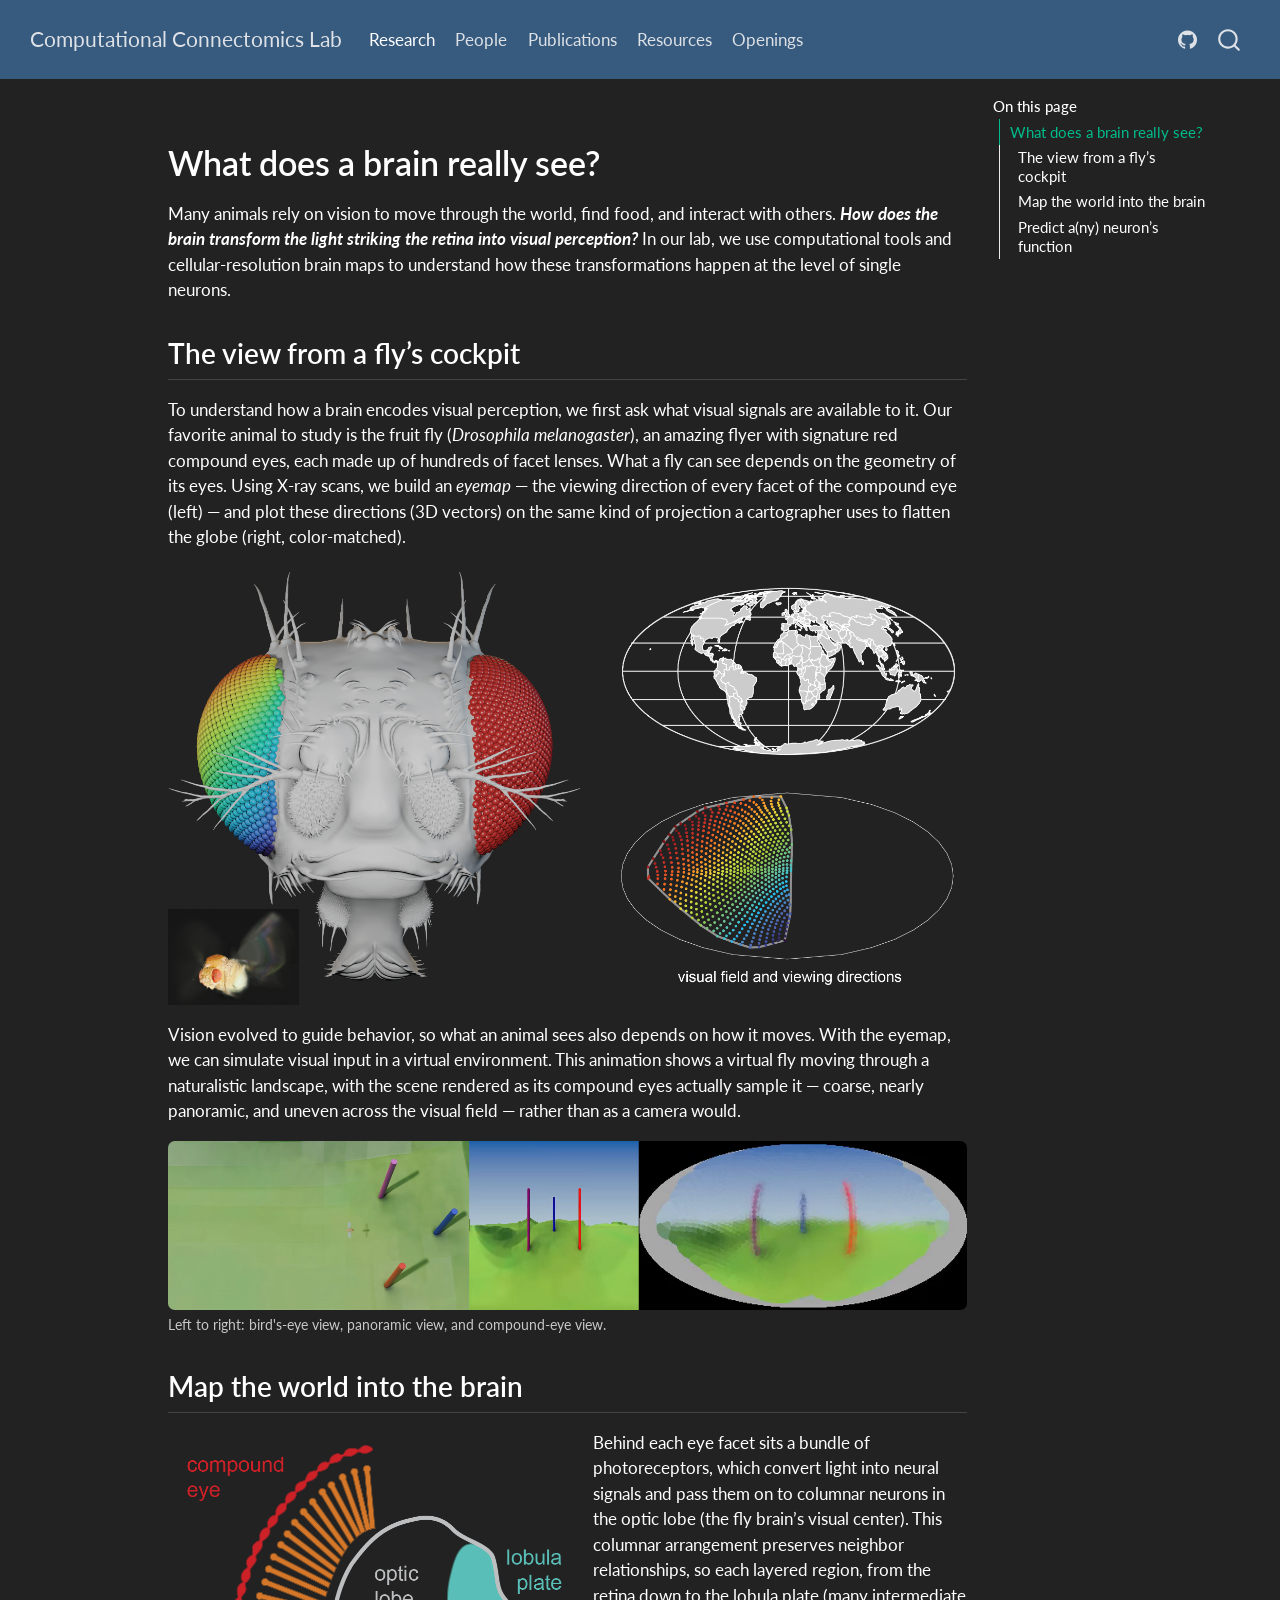
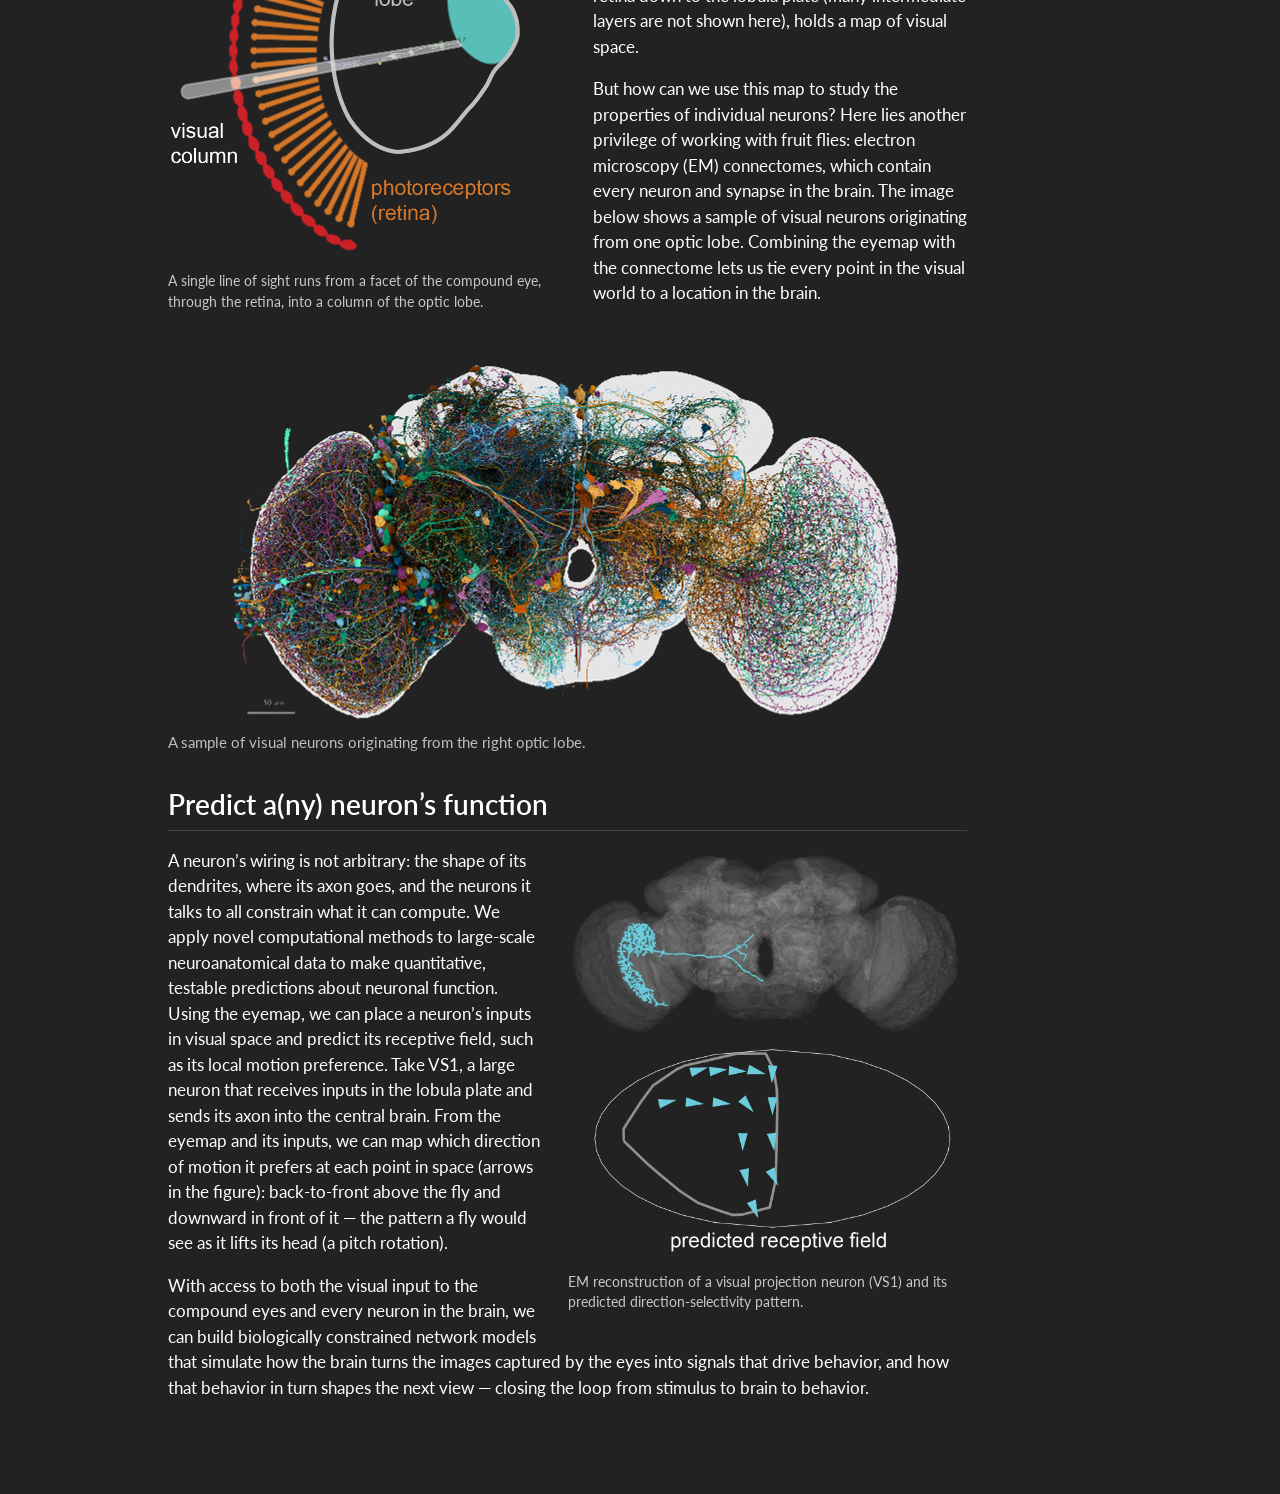
<file: index.html>
<!DOCTYPE html>
<html xmlns="http://www.w3.org/1999/xhtml" lang="en" xml:lang="en"><head>

<meta charset="utf-8">
<meta name="generator" content="quarto-1.10.18">

<meta name="viewport" content="width=device-width, initial-scale=1.0, user-scalable=yes">


<title>Computational Connectomics Lab</title>
<style>
/* Default styles provided by pandoc.
** See https://pandoc.org/MANUAL.html#variables-for-html for config info.
*/
span.smallcaps{font-variant: small-caps;}
div.columns{display: flex; gap: 1.5em;}
div.column{flex: auto;}
@media screen {
div.columns{gap: min(4vw, 1.5em);}
div.column{overflow-x: auto;}
}
div.hanging-indent{margin-left: 1.5em; text-indent: -1.5em;}
ul.task-list{list-style: none;}
ul.task-list li input[type="checkbox"] {
  width: 0.8em;
  margin: 0 0.8em 0.2em -1em; /* quarto-specific, see https://github.com/quarto-dev/quarto-cli/issues/4556 */ 
  vertical-align: middle;
}
</style>


<script src="site_libs/quarto-nav/quarto-nav.js"></script>
<script src="site_libs/quarto-nav/headroom.min.js"></script>
<script src="site_libs/clipboard/clipboard.min.js"></script>
<script src="site_libs/quarto-search/autocomplete.umd.js"></script>
<script src="site_libs/quarto-search/fuse.min.js"></script>
<script src="site_libs/quarto-search/quarto-search.js"></script>
<meta name="quarto:offset" content="./">
<script src="site_libs/quarto-html/quarto.js" type="module"></script>
<script src="site_libs/quarto-html/tabsets/tabsets.js" type="module"></script>
<script src="site_libs/quarto-html/popper.min.js"></script>
<script src="site_libs/quarto-html/tippy.umd.min.js"></script>
<script src="site_libs/quarto-html/anchor.min.js"></script>
<link href="site_libs/quarto-html/tippy.css" rel="stylesheet">
<link href="site_libs/quarto-html/quarto-syntax-highlighting-dark-b85bc7c33db8c58e0ec93c3465666fed.css" rel="stylesheet" id="quarto-text-highlighting-styles">
<script src="site_libs/bootstrap/bootstrap.min.js"></script>
<link href="site_libs/bootstrap/bootstrap-icons.css" rel="stylesheet">
<link href="site_libs/bootstrap/bootstrap-37760b2b8fe23d2514863e33923e39df.min.css" rel="stylesheet" append-hash="true" id="quarto-bootstrap" data-mode="dark">
<script id="quarto-search-options" type="application/json">{
  "location": "navbar",
  "copy-button": false,
  "collapse-after": 3,
  "panel-placement": "end",
  "type": "overlay",
  "limit": 50,
  "keyboard-shortcut": [
    "f",
    "/",
    "s"
  ],
  "show-item-context": false,
  "language": {
    "search-no-results-text": "No results",
    "search-matching-documents-text": "matching documents",
    "search-copy-link-title": "Copy link to search",
    "search-hide-matches-text": "Hide additional matches",
    "search-more-match-text": "more match in this document",
    "search-more-matches-text": "more matches in this document",
    "search-clear-button-title": "Clear",
    "search-text-placeholder": "",
    "search-detached-cancel-button-title": "Cancel",
    "search-submit-button-title": "Submit",
    "search-label": "Search"
  }
}</script>


<link rel="stylesheet" href="styles.css">
</head>

<body class="nav-fixed quarto-light">

<div id="quarto-search-results"></div>
  <header id="quarto-header" class="headroom fixed-top">
    <nav class="navbar navbar-expand-lg " data-bs-theme="dark">
      <div class="navbar-container container-fluid">
      <div class="navbar-brand-container mx-auto">
    <a class="navbar-brand" href="./index.html">
    <span class="navbar-title">Computational Connectomics Lab</span>
    </a>
  </div>
            <div id="quarto-search" class="" title="Search"></div>
          <button class="navbar-toggler" type="button" data-bs-toggle="collapse" data-bs-target="#navbarCollapse" aria-controls="navbarCollapse" role="menu" aria-expanded="false" aria-label="Toggle navigation" onclick="if (window.quartoToggleHeadroom) { window.quartoToggleHeadroom(); }">
  <span class="navbar-toggler-icon"></span>
</button>
          <div class="collapse navbar-collapse" id="navbarCollapse">
            <ul class="navbar-nav navbar-nav-scroll me-auto">
  <li class="nav-item">
    <a class="nav-link active" href="./index.html" aria-current="page"> 
<span class="menu-text">Research</span></a>
  </li>  
  <li class="nav-item">
    <a class="nav-link" href="./people.html"> 
<span class="menu-text">People</span></a>
  </li>  
  <li class="nav-item">
    <a class="nav-link" href="./publications.html"> 
<span class="menu-text">Publications</span></a>
  </li>  
  <li class="nav-item">
    <a class="nav-link" href="./resources.html"> 
<span class="menu-text">Resources</span></a>
  </li>  
  <li class="nav-item">
    <a class="nav-link" href="./openings.html"> 
<span class="menu-text">Openings</span></a>
  </li>  
</ul>
            <ul class="navbar-nav navbar-nav-scroll ms-auto">
  <li class="nav-item compact">
    <a class="nav-link" href="https://github.com/coconeurolab"> <i class="bi bi-github" role="img">
</i> 
<span class="menu-text"></span></a>
  </li>  
</ul>
          </div> <!-- /navcollapse -->
            <div class="quarto-navbar-tools">
</div>
      </div> <!-- /container-fluid -->
    </nav>
</header>
<!-- content -->
<div id="quarto-content" class="quarto-container page-columns page-rows-contents page-layout-article page-navbar">
<!-- sidebar -->
<!-- margin-sidebar -->
    <div id="quarto-margin-sidebar" class="sidebar margin-sidebar">
        <nav id="TOC" role="doc-toc" class="toc-active">
    <h2 id="toc-title">On this page</h2>
   
  <ul>
  <li><a href="#what-does-a-brain-really-see" id="toc-what-does-a-brain-really-see" class="nav-link active" data-scroll-target="#what-does-a-brain-really-see">What does a brain really see?</a>
  <ul class="collapse">
  <li><a href="#the-view-from-a-flys-cockpit" id="toc-the-view-from-a-flys-cockpit" class="nav-link" data-scroll-target="#the-view-from-a-flys-cockpit">The view from a fly’s cockpit</a></li>
  <li><a href="#map-the-world-into-the-brain" id="toc-map-the-world-into-the-brain" class="nav-link" data-scroll-target="#map-the-world-into-the-brain">Map the world into the brain</a></li>
  <li><a href="#predict-any-neurons-function" id="toc-predict-any-neurons-function" class="nav-link" data-scroll-target="#predict-any-neurons-function">Predict a(ny) neuron’s function</a></li>
  </ul></li>
  </ul>
</nav>
    </div>
<!-- main -->
<main class="content" id="quarto-document-content"><header id="title-block-header" class="quarto-title-block"></header>




<section id="what-does-a-brain-really-see" class="level1">
<h1>What does a brain really see?</h1>
<p>Many animals rely on vision to move through the world, find food, and interact with others. <strong><em>How does the brain transform the light striking the retina into visual perception?</em></strong> In our lab, we use computational tools and cellular-resolution brain maps to understand how these transformations happen at the level of single neurons.</p>
<section id="the-view-from-a-flys-cockpit" class="level2">
<h2 class="anchored" data-anchor-id="the-view-from-a-flys-cockpit">The view from a fly’s cockpit</h2>
<p>To understand how a brain encodes visual perception, we first ask what visual signals are available to it. Our favorite animal to study is the fruit fly (<em>Drosophila melanogaster</em>), an amazing flyer with signature red compound eyes, each made up of hundreds of facet lenses. What a fly can see depends on the geometry of its eyes. Using X-ray scans, we build an <em>eyemap</em> — the viewing direction of every facet of the compound eye (left) — and plot these directions (3D vectors) on the same kind of projection a cartographer uses to flatten the globe (right, color-matched).</p>
<p><img src="images/eyemap-rainbow.png" class="img-fluid"></p>
<p>Vision evolved to guide behavior, so what an animal sees also depends on how it moves. With the eyemap, we can simulate visual input in a virtual environment. This animation shows a virtual fly moving through a naturalistic landscape, with the scene rendered as its compound eyes actually sample it — coarse, nearly panoramic, and uneven across the visual field — rather than as a camera would.</p>
<!-- One pre-stacked video, side by side, so the three views can never drift
     out of sync. The eye clips are 10 s long and start 2 s before the
     bird's-eye clip, hence --start 2; the compound-eye view is cropped to its
     ellipse. The source clips live in local/ (never published);
     rebuild images/sim_hstack.{mp4,webm} from them with:
       python scripts/stack_videos.py --direction h --size 400
           -i birdseye.mp4
           -i panoramic_eye.mp4 --start 2
           -i compound_eye.mp4 --start 2 --crop 400:206:0:97
           -o sim_hstack
     WebM (VP9) comes first because some embedded browsers, e.g. VS Code's
     preview panel, cannot decode the H.264 in the MP4; the MP4 is the fallback.
     The WebM MUST use limited ("tv") colour range: GPU VP9 decoders reject
     full-range streams with a decode error, which freezes the video on its
     first frame. The script always encodes limited range. -->
<figure class="sim-video figure">
  <video id="sim-video" autoplay="" muted="" loop="" playsinline="" preload="auto" aria-label="Simulated fly shown from a bird's-eye view, a panoramic view, and through its compound eye">
    <source src="images/sim_hstack.webm" type="video/webm; codecs=&quot;vp9&quot;">
    <source src="images/sim_hstack.mp4" type="video/mp4; codecs=&quot;avc1.64001F&quot;">
  </video>
  <figcaption>Left to right: bird's-eye view, panoramic view, and compound-eye view.</figcaption>
</figure>
<script>
  (function () {
    var v = document.getElementById("sim-video");
    var mp4 = "images/sim_hstack.mp4";

    // A decode error part-way through (as opposed to an unsupported format)
    // does not make the browser try the next <source>, so switch to the MP4
    // by hand rather than leave a frozen frame.
    v.addEventListener("error", function () {
      if (v.currentSrc.indexOf(".webm") === -1) return;
      v.src = mp4;
      start();
    });

    // If the browser refuses to autoplay (e.g. autoplay blocked in its
    // settings, or a phone in low-power mode), show the controls so the video
    // isn't a frozen first frame, and start it on the visitor's first tap,
    // click, or key press anywhere on the page.
    var events = ["pointerdown", "touchstart", "keydown"];
    function retry() {
      events.forEach(function (e) { document.removeEventListener(e, retry); });
      v.play().catch(function () {});
    }
    function start() {
      var p = v.play();
      if (p && p.catch) p.catch(function () {
        v.controls = true;
        events.forEach(function (e) { document.addEventListener(e, retry); });
      });
    }
    start();
  })();
</script>
</section>
<section id="map-the-world-into-the-brain" class="level2">
<h2 class="anchored" data-anchor-id="map-the-world-into-the-brain">Map the world into the brain</h2>
<div class="float-section">
<div class="float-fig-left">
<div class="quarto-figure quarto-figure-center">
<figure class="figure">
<p><img src="images/ol-schema.png" class="img-fluid figure-img"></p>
<figcaption>A single line of sight runs from a facet of the compound eye, through the retina, into a column of the optic lobe.</figcaption>
</figure>
</div>
</div>
<p>Behind each eye facet sits a bundle of photoreceptors, which convert light into neural signals and pass them on to columnar neurons in the optic lobe (the fly brain’s visual center). This columnar arrangement preserves neighbor relationships, so each layered region, from the retina down to the lobula plate (many intermediate layers are not shown here), holds a map of visual space.</p>
<p>But how can we use this map to study the properties of individual neurons? Here lies another privilege of working with fruit flies: electron microscopy (EM) connectomes, which contain every neuron and synapse in the brain. The image below shows a sample of visual neurons originating from one optic lobe. Combining the eyemap with the connectome lets us tie every point in the visual world to a location in the brain.</p>
</div>
<div class="quarto-figure quarto-figure-center">
<figure class="figure">
<p><img src="images/mcns-OL-gray.png" class="img-fluid figure-img"></p>
<figcaption>A sample of visual neurons originating from the right optic lobe.</figcaption>
</figure>
</div>
</section>
<section id="predict-any-neurons-function" class="level2">
<h2 class="anchored" data-anchor-id="predict-any-neurons-function">Predict a(ny) neuron’s function</h2>
<div class="float-section">
<div class="float-fig-right">
<div class="quarto-figure quarto-figure-center">
<figure class="figure">
<p><img src="images/vs1-rf.png" class="img-fluid figure-img"></p>
<figcaption>EM reconstruction of a visual projection neuron (VS1) and its predicted direction-selectivity pattern.</figcaption>
</figure>
</div>
</div>
<p>A neuron’s wiring is not arbitrary: the shape of its dendrites, where its axon goes, and the neurons it talks to all constrain what it can compute. We apply novel computational methods to large-scale neuroanatomical data to make quantitative, testable predictions about neuronal function. Using the eyemap, we can place a neuron’s inputs in visual space and predict its receptive field, such as its local motion preference. Take VS1, a large neuron that receives inputs in the lobula plate and sends its axon into the central brain. From the eyemap and its inputs, we can map which direction of motion it prefers at each point in space (arrows in the figure): back-to-front above the fly and downward in front of it — the pattern a fly would see as it lifts its head (a pitch rotation).</p>
<p>With access to both the visual input to the compound eyes and every neuron in the brain, we can build biologically constrained network models that simulate how the brain turns the images captured by the eyes into signals that drive behavior, and how that behavior in turn shapes the next view — closing the loop from stimulus to brain to behavior.</p>
</div>


</section>
</section>

</main> <!-- /main -->
<script id="quarto-html-after-body" type="application/javascript">
  window.document.addEventListener("DOMContentLoaded", function (event) {
    const icon = "";
    const anchorJS = new window.AnchorJS();
    anchorJS.options = {
      placement: 'right',
      icon: icon
    };
    anchorJS.add('.anchored');
    const isCodeAnnotation = (el) => {
      for (const clz of el.classList) {
        if (clz.startsWith('code-annotation-')) {                     
          return true;
        }
      }
      return false;
    }
    const onCopySuccess = function(e) {
      // button target
      const button = e.trigger;
      // don't keep focus
      button.blur();
      // flash "checked"
      button.classList.add('code-copy-button-checked');
      var currentTitle = button.getAttribute("title");
      button.setAttribute("title", "Copied!");
      let tooltip;
      if (window.bootstrap) {
        button.setAttribute("data-bs-toggle", "tooltip");
        button.setAttribute("data-bs-placement", "left");
        button.setAttribute("data-bs-title", "Copied!");
        tooltip = new bootstrap.Tooltip(button, 
          { trigger: "manual", 
            customClass: "code-copy-button-tooltip",
            offset: [0, -8]});
        tooltip.show();    
      }
      setTimeout(function() {
        if (tooltip) {
          tooltip.hide();
          button.removeAttribute("data-bs-title");
          button.removeAttribute("data-bs-toggle");
          button.removeAttribute("data-bs-placement");
        }
        button.setAttribute("title", currentTitle);
        button.classList.remove('code-copy-button-checked');
      }, 1000);
      // clear code selection
      e.clearSelection();
    }
    const getTextToCopy = function(trigger) {
      const outerScaffold = trigger.parentElement.cloneNode(true);
      const codeEl = outerScaffold.querySelector('code');
      for (const childEl of codeEl.children) {
        if (isCodeAnnotation(childEl)) {
          childEl.remove();
        }
      }
      return codeEl.innerText;
    }
    const clipboard = new window.ClipboardJS('.code-copy-button:not([data-in-quarto-modal])', {
      text: getTextToCopy
    });
    clipboard.on('success', onCopySuccess);
    if (window.document.getElementById('quarto-embedded-source-code-modal')) {
      const clipboardModal = new window.ClipboardJS('.code-copy-button[data-in-quarto-modal]', {
        text: getTextToCopy,
        container: window.document.getElementById('quarto-embedded-source-code-modal')
      });
      clipboardModal.on('success', onCopySuccess);
    }
      var localhostRegex = new RegExp(/^(?:http|https):\/\/localhost\:?[0-9]*\//);
      var mailtoRegex = new RegExp(/^mailto:/);
        var filterRegex = new RegExp("https:\/\/www\.coconeurolab\.org");
      var isInternal = (href) => {
          return filterRegex.test(href) || localhostRegex.test(href) || mailtoRegex.test(href);
      }
      // Inspect non-navigation links and adorn them if external
     var links = window.document.querySelectorAll('a[href]:not(.nav-link):not(.navbar-brand):not(.toc-action):not(.sidebar-link):not(.sidebar-item-toggle):not(.pagination-link):not(.no-external):not([aria-hidden]):not(.dropdown-item):not(.quarto-navigation-tool):not(.about-link)');
      for (var i=0; i<links.length; i++) {
        const link = links[i];
        if (!isInternal(link.href)) {
          // undo the damage that might have been done by quarto-nav.js in the case of
          // links that we want to consider external
          if (link.dataset.originalHref !== undefined) {
            link.href = link.dataset.originalHref;
          }
        }
      }
    function tippyHover(el, contentFn, onTriggerFn, onUntriggerFn) {
      const config = {
        allowHTML: true,
        maxWidth: 500,
        delay: 100,
        arrow: false,
        appendTo: function(el) {
            return el.parentElement;
        },
        interactive: true,
        interactiveBorder: 10,
        theme: 'quarto',
        placement: 'bottom-start',
      };
      if (contentFn) {
        config.content = contentFn;
      }
      if (onTriggerFn) {
        config.onTrigger = onTriggerFn;
      }
      if (onUntriggerFn) {
        config.onUntrigger = onUntriggerFn;
      }
      window.tippy(el, config); 
    }
    const noterefs = window.document.querySelectorAll('a[role="doc-noteref"]');
    for (var i=0; i<noterefs.length; i++) {
      const ref = noterefs[i];
      tippyHover(ref, function() {
        // use id or data attribute instead here
        let href = ref.getAttribute('data-footnote-href') || ref.getAttribute('href');
        try { href = new URL(href).hash; } catch {}
        const id = href.replace(/^#\/?/, "");
        const note = window.document.getElementById(id);
        if (note) {
          return note.innerHTML;
        } else {
          return "";
        }
      });
    }
    const xrefs = window.document.querySelectorAll('a.quarto-xref');
    const processXRef = (id, note) => {
      // Strip column container classes
      const stripColumnClz = (el) => {
        el.classList.remove("page-full", "page-columns");
        if (el.children) {
          for (const child of el.children) {
            stripColumnClz(child);
          }
        }
      }
      stripColumnClz(note)
      if (id === null || id.startsWith('sec-')) {
        // Special case sections, only their first couple elements
        const container = document.createElement("div");
        if (note.children && note.children.length > 2) {
          container.appendChild(note.children[0].cloneNode(true));
          for (let i = 1; i < note.children.length; i++) {
            const child = note.children[i];
            if (child.tagName === "P" && child.innerText === "") {
              continue;
            } else {
              container.appendChild(child.cloneNode(true));
              break;
            }
          }
          if (window.Quarto?.typesetMath) {
            window.Quarto.typesetMath(container);
          }
          return container.innerHTML
        } else {
          if (window.Quarto?.typesetMath) {
            window.Quarto.typesetMath(note);
          }
          return note.innerHTML;
        }
      } else {
        // Remove any anchor links if they are present
        const anchorLink = note.querySelector('a.anchorjs-link');
        if (anchorLink) {
          anchorLink.remove();
        }
        if (window.Quarto?.typesetMath) {
          window.Quarto.typesetMath(note);
        }
        if (note.classList.contains("callout")) {
          return note.outerHTML;
        } else {
          return note.innerHTML;
        }
      }
    }
    for (var i=0; i<xrefs.length; i++) {
      const xref = xrefs[i];
      tippyHover(xref, undefined, function(instance) {
        instance.disable();
        let url = xref.getAttribute('href');
        let hash = undefined; 
        if (url.startsWith('#')) {
          hash = url;
        } else {
          try { hash = new URL(url).hash; } catch {}
        }
        if (hash) {
          const id = hash.replace(/^#\/?/, "");
          const note = window.document.getElementById(id);
          if (note !== null) {
            try {
              const html = processXRef(id, note.cloneNode(true));
              instance.setContent(html);
            } finally {
              instance.enable();
              instance.show();
            }
          } else {
            // See if we can fetch this
            fetch(url.split('#')[0])
            .then(res => res.text())
            .then(html => {
              const parser = new DOMParser();
              const htmlDoc = parser.parseFromString(html, "text/html");
              const note = htmlDoc.getElementById(id);
              if (note !== null) {
                const html = processXRef(id, note);
                instance.setContent(html);
              } 
            }).finally(() => {
              instance.enable();
              instance.show();
            });
          }
        } else {
          // See if we can fetch a full url (with no hash to target)
          // This is a special case and we should probably do some content thinning / targeting
          fetch(url)
          .then(res => res.text())
          .then(html => {
            const parser = new DOMParser();
            const htmlDoc = parser.parseFromString(html, "text/html");
            const note = htmlDoc.querySelector('main.content');
            if (note !== null) {
              // This should only happen for chapter cross references
              // (since there is no id in the URL)
              // remove the first header
              if (note.children.length > 0 && note.children[0].tagName === "HEADER") {
                note.children[0].remove();
              }
              const html = processXRef(null, note);
              instance.setContent(html);
            } 
          }).finally(() => {
            instance.enable();
            instance.show();
          });
        }
      }, function(instance) {
      });
    }
        let selectedAnnoteEl;
        const selectorForAnnotation = ( cell, annotation) => {
          let cellAttr = 'data-code-cell="' + cell + '"';
          let lineAttr = 'data-code-annotation="' +  annotation + '"';
          const selector = 'span[' + cellAttr + '][' + lineAttr + ']';
          return selector;
        }
        const selectCodeLines = (annoteEl) => {
          const doc = window.document;
          const targetCell = annoteEl.getAttribute("data-target-cell");
          const targetAnnotation = annoteEl.getAttribute("data-target-annotation");
          const annoteSpan = window.document.querySelector(selectorForAnnotation(targetCell, targetAnnotation));
          const lines = annoteSpan.getAttribute("data-code-lines").split(",");
          const lineIds = lines.map((line) => {
            return targetCell + "-" + line;
          })
          let top = null;
          let height = null;
          let parent = null;
          if (lineIds.length > 0) {
              //compute the position of the single el (top and bottom and make a div)
              const el = window.document.getElementById(lineIds[0]);
              top = el.offsetTop;
              height = el.offsetHeight;
              parent = el.parentElement.parentElement;
            if (lineIds.length > 1) {
              const lastEl = window.document.getElementById(lineIds[lineIds.length - 1]);
              const bottom = lastEl.offsetTop + lastEl.offsetHeight;
              height = bottom - top;
            }
            if (top !== null && height !== null && parent !== null) {
              // cook up a div (if necessary) and position it 
              let div = window.document.getElementById("code-annotation-line-highlight");
              if (div === null) {
                div = window.document.createElement("div");
                div.setAttribute("id", "code-annotation-line-highlight");
                div.style.position = 'absolute';
                parent.appendChild(div);
              }
              div.style.top = top - 2 + "px";
              div.style.height = height + 4 + "px";
              div.style.left = 0;
              let gutterDiv = window.document.getElementById("code-annotation-line-highlight-gutter");
              if (gutterDiv === null) {
                gutterDiv = window.document.createElement("div");
                gutterDiv.setAttribute("id", "code-annotation-line-highlight-gutter");
                gutterDiv.style.position = 'absolute';
                const codeCell = window.document.getElementById(targetCell);
                const gutter = codeCell.querySelector('.code-annotation-gutter');
                gutter.appendChild(gutterDiv);
              }
              gutterDiv.style.top = top - 2 + "px";
              gutterDiv.style.height = height + 4 + "px";
            }
            selectedAnnoteEl = annoteEl;
          }
        };
        const unselectCodeLines = () => {
          const elementsIds = ["code-annotation-line-highlight", "code-annotation-line-highlight-gutter"];
          elementsIds.forEach((elId) => {
            const div = window.document.getElementById(elId);
            if (div) {
              div.remove();
            }
          });
          selectedAnnoteEl = undefined;
        };
          // Handle positioning of the toggle
      window.addEventListener(
        "resize",
        throttle(() => {
          elRect = undefined;
          if (selectedAnnoteEl) {
            selectCodeLines(selectedAnnoteEl);
          }
        }, 10)
      );
      function throttle(fn, ms) {
      let throttle = false;
      let timer;
        return (...args) => {
          if(!throttle) { // first call gets through
              fn.apply(this, args);
              throttle = true;
          } else { // all the others get throttled
              if(timer) clearTimeout(timer); // cancel #2
              timer = setTimeout(() => {
                fn.apply(this, args);
                timer = throttle = false;
              }, ms);
          }
        };
      }
        // Attach click handler to the DT
        const annoteDls = window.document.querySelectorAll('dt[data-target-cell]');
        for (const annoteDlNode of annoteDls) {
          annoteDlNode.addEventListener('click', (event) => {
            const clickedEl = event.target;
            if (clickedEl !== selectedAnnoteEl) {
              unselectCodeLines();
              const activeEl = window.document.querySelector('dt[data-target-cell].code-annotation-active');
              if (activeEl) {
                activeEl.classList.remove('code-annotation-active');
              }
              selectCodeLines(clickedEl);
              clickedEl.classList.add('code-annotation-active');
            } else {
              // Unselect the line
              unselectCodeLines();
              clickedEl.classList.remove('code-annotation-active');
            }
          });
        }
    const findCites = (el) => {
      const parentEl = el.parentElement;
      if (parentEl) {
        const cites = parentEl.dataset.cites;
        if (cites) {
          return {
            el,
            cites: cites.split(' ')
          };
        } else {
          return findCites(el.parentElement)
        }
      } else {
        return undefined;
      }
    };
    var bibliorefs = window.document.querySelectorAll('a[role="doc-biblioref"]');
    for (var i=0; i<bibliorefs.length; i++) {
      const ref = bibliorefs[i];
      const citeInfo = findCites(ref);
      if (citeInfo) {
        tippyHover(citeInfo.el, function() {
          var popup = window.document.createElement('div');
          citeInfo.cites.forEach(function(cite) {
            var citeDiv = window.document.createElement('div');
            citeDiv.classList.add('hanging-indent');
            citeDiv.classList.add('csl-entry');
            var biblioDiv = window.document.getElementById('ref-' + cite);
            if (biblioDiv) {
              citeDiv.innerHTML = biblioDiv.innerHTML;
            }
            popup.appendChild(citeDiv);
          });
          return popup.innerHTML;
        });
      }
    }
  });
  </script>
</div> <!-- /content -->




</body></html>
</file>
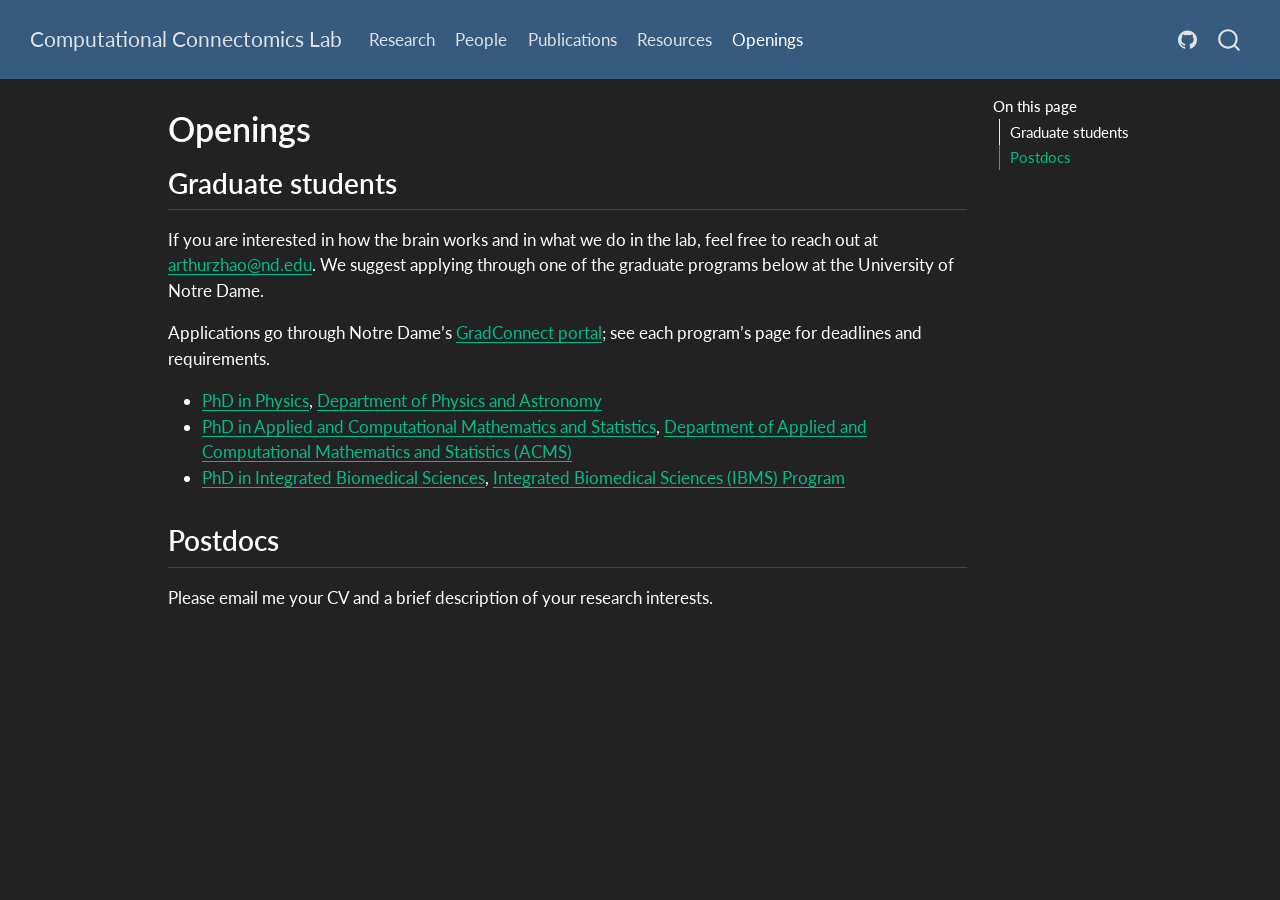
<file: openings.html>
<!DOCTYPE html>
<html xmlns="http://www.w3.org/1999/xhtml" lang="en" xml:lang="en"><head>

<meta charset="utf-8">
<meta name="generator" content="quarto-1.10.18">

<meta name="viewport" content="width=device-width, initial-scale=1.0, user-scalable=yes">


<title>Openings – Computational Connectomics Lab</title>
<style>
/* Default styles provided by pandoc.
** See https://pandoc.org/MANUAL.html#variables-for-html for config info.
*/
span.smallcaps{font-variant: small-caps;}
div.columns{display: flex; gap: 1.5em;}
div.column{flex: auto;}
@media screen {
div.columns{gap: min(4vw, 1.5em);}
div.column{overflow-x: auto;}
}
div.hanging-indent{margin-left: 1.5em; text-indent: -1.5em;}
ul.task-list{list-style: none;}
ul.task-list li input[type="checkbox"] {
  width: 0.8em;
  margin: 0 0.8em 0.2em -1em; /* quarto-specific, see https://github.com/quarto-dev/quarto-cli/issues/4556 */ 
  vertical-align: middle;
}
</style>


<script src="site_libs/quarto-nav/quarto-nav.js"></script>
<script src="site_libs/quarto-nav/headroom.min.js"></script>
<script src="site_libs/clipboard/clipboard.min.js"></script>
<script src="site_libs/quarto-search/autocomplete.umd.js"></script>
<script src="site_libs/quarto-search/fuse.min.js"></script>
<script src="site_libs/quarto-search/quarto-search.js"></script>
<meta name="quarto:offset" content="./">
<script src="site_libs/quarto-html/quarto.js" type="module"></script>
<script src="site_libs/quarto-html/tabsets/tabsets.js" type="module"></script>
<script src="site_libs/quarto-html/popper.min.js"></script>
<script src="site_libs/quarto-html/tippy.umd.min.js"></script>
<script src="site_libs/quarto-html/anchor.min.js"></script>
<link href="site_libs/quarto-html/tippy.css" rel="stylesheet">
<link href="site_libs/quarto-html/quarto-syntax-highlighting-dark-b85bc7c33db8c58e0ec93c3465666fed.css" rel="stylesheet" id="quarto-text-highlighting-styles">
<script src="site_libs/bootstrap/bootstrap.min.js"></script>
<link href="site_libs/bootstrap/bootstrap-icons.css" rel="stylesheet">
<link href="site_libs/bootstrap/bootstrap-37760b2b8fe23d2514863e33923e39df.min.css" rel="stylesheet" append-hash="true" id="quarto-bootstrap" data-mode="dark">
<script id="quarto-search-options" type="application/json">{
  "location": "navbar",
  "copy-button": false,
  "collapse-after": 3,
  "panel-placement": "end",
  "type": "overlay",
  "limit": 50,
  "keyboard-shortcut": [
    "f",
    "/",
    "s"
  ],
  "show-item-context": false,
  "language": {
    "search-no-results-text": "No results",
    "search-matching-documents-text": "matching documents",
    "search-copy-link-title": "Copy link to search",
    "search-hide-matches-text": "Hide additional matches",
    "search-more-match-text": "more match in this document",
    "search-more-matches-text": "more matches in this document",
    "search-clear-button-title": "Clear",
    "search-text-placeholder": "",
    "search-detached-cancel-button-title": "Cancel",
    "search-submit-button-title": "Submit",
    "search-label": "Search"
  }
}</script>


<link rel="stylesheet" href="styles.css">
</head>

<body class="nav-fixed quarto-light">

<div id="quarto-search-results"></div>
  <header id="quarto-header" class="headroom fixed-top">
    <nav class="navbar navbar-expand-lg " data-bs-theme="dark">
      <div class="navbar-container container-fluid">
      <div class="navbar-brand-container mx-auto">
    <a class="navbar-brand" href="./index.html">
    <span class="navbar-title">Computational Connectomics Lab</span>
    </a>
  </div>
            <div id="quarto-search" class="" title="Search"></div>
          <button class="navbar-toggler" type="button" data-bs-toggle="collapse" data-bs-target="#navbarCollapse" aria-controls="navbarCollapse" role="menu" aria-expanded="false" aria-label="Toggle navigation" onclick="if (window.quartoToggleHeadroom) { window.quartoToggleHeadroom(); }">
  <span class="navbar-toggler-icon"></span>
</button>
          <div class="collapse navbar-collapse" id="navbarCollapse">
            <ul class="navbar-nav navbar-nav-scroll me-auto">
  <li class="nav-item">
    <a class="nav-link" href="./index.html"> 
<span class="menu-text">Research</span></a>
  </li>  
  <li class="nav-item">
    <a class="nav-link" href="./people.html"> 
<span class="menu-text">People</span></a>
  </li>  
  <li class="nav-item">
    <a class="nav-link" href="./publications.html"> 
<span class="menu-text">Publications</span></a>
  </li>  
  <li class="nav-item">
    <a class="nav-link" href="./resources.html"> 
<span class="menu-text">Resources</span></a>
  </li>  
  <li class="nav-item">
    <a class="nav-link active" href="./openings.html" aria-current="page"> 
<span class="menu-text">Openings</span></a>
  </li>  
</ul>
            <ul class="navbar-nav navbar-nav-scroll ms-auto">
  <li class="nav-item compact">
    <a class="nav-link" href="https://github.com/coconeurolab"> <i class="bi bi-github" role="img">
</i> 
<span class="menu-text"></span></a>
  </li>  
</ul>
          </div> <!-- /navcollapse -->
            <div class="quarto-navbar-tools">
</div>
      </div> <!-- /container-fluid -->
    </nav>
</header>
<!-- content -->
<div id="quarto-content" class="quarto-container page-columns page-rows-contents page-layout-article page-navbar">
<!-- sidebar -->
<!-- margin-sidebar -->
    <div id="quarto-margin-sidebar" class="sidebar margin-sidebar">
        <nav id="TOC" role="doc-toc" class="toc-active">
    <h2 id="toc-title">On this page</h2>
   
  <ul>
  <li><a href="#graduate-students" id="toc-graduate-students" class="nav-link active" data-scroll-target="#graduate-students">Graduate students</a></li>
  <li><a href="#postdocs" id="toc-postdocs" class="nav-link" data-scroll-target="#postdocs">Postdocs</a></li>
  </ul>
</nav>
    </div>
<!-- main -->
<main class="content" id="quarto-document-content">

<header id="title-block-header" class="quarto-title-block default">
<div class="quarto-title">
<h1 class="title">Openings</h1>
</div>



<div class="quarto-title-meta">

    
  
    
  </div>
  


</header>


<!-- Prospective students overwhelmingly find lab sites on phones, so keep
     this page short and easy to read one-handed. -->
<section id="graduate-students" class="level2">
<h2 class="anchored" data-anchor-id="graduate-students">Graduate students</h2>
<p>If you are interested in how the brain works and in what we do in the lab, feel free to reach out at <a href="mailto:arthurzhao@nd.edu" class="email">arthurzhao@nd.edu</a>. We suggest applying through one of the graduate programs below at the University of Notre Dame.</p>
<p>Applications go through Notre Dame’s <a href="https://gradconnect.nd.edu/apply/">GradConnect portal</a>; see each program’s page for deadlines and requirements.</p>
<ul>
<li><a href="https://graduateschool.nd.edu/degree-programs/physics-phd---doctoral/">PhD in Physics</a>, <a href="https://physics.nd.edu/graduate/apply/">Department of Physics and Astronomy</a></li>
<li><a href="https://graduateschool.nd.edu/degree-programs/applied-and-computational-mathematics-and-statistics-phd---doctoral/">PhD in Applied and Computational Mathematics and Statistics</a>, <a href="https://acms.nd.edu/graduate/phd-programs/">Department of Applied and Computational Mathematics and Statistics (ACMS)</a></li>
<li><a href="https://graduateschool.nd.edu/degree-programs/integrated-biomedical-sciences-phd---doctoral/">PhD in Integrated Biomedical Sciences</a>, <a href="https://ibms.nd.edu/apply-now/">Integrated Biomedical Sciences (IBMS) Program</a></li>
</ul>
</section>
<section id="postdocs" class="level2">
<h2 class="anchored" data-anchor-id="postdocs">Postdocs</h2>
<p>Please email me your CV and a brief description of your research interests.</p>


</section>

</main> <!-- /main -->
<script id="quarto-html-after-body" type="application/javascript">
  window.document.addEventListener("DOMContentLoaded", function (event) {
    const icon = "";
    const anchorJS = new window.AnchorJS();
    anchorJS.options = {
      placement: 'right',
      icon: icon
    };
    anchorJS.add('.anchored');
    const isCodeAnnotation = (el) => {
      for (const clz of el.classList) {
        if (clz.startsWith('code-annotation-')) {                     
          return true;
        }
      }
      return false;
    }
    const onCopySuccess = function(e) {
      // button target
      const button = e.trigger;
      // don't keep focus
      button.blur();
      // flash "checked"
      button.classList.add('code-copy-button-checked');
      var currentTitle = button.getAttribute("title");
      button.setAttribute("title", "Copied!");
      let tooltip;
      if (window.bootstrap) {
        button.setAttribute("data-bs-toggle", "tooltip");
        button.setAttribute("data-bs-placement", "left");
        button.setAttribute("data-bs-title", "Copied!");
        tooltip = new bootstrap.Tooltip(button, 
          { trigger: "manual", 
            customClass: "code-copy-button-tooltip",
            offset: [0, -8]});
        tooltip.show();    
      }
      setTimeout(function() {
        if (tooltip) {
          tooltip.hide();
          button.removeAttribute("data-bs-title");
          button.removeAttribute("data-bs-toggle");
          button.removeAttribute("data-bs-placement");
        }
        button.setAttribute("title", currentTitle);
        button.classList.remove('code-copy-button-checked');
      }, 1000);
      // clear code selection
      e.clearSelection();
    }
    const getTextToCopy = function(trigger) {
      const outerScaffold = trigger.parentElement.cloneNode(true);
      const codeEl = outerScaffold.querySelector('code');
      for (const childEl of codeEl.children) {
        if (isCodeAnnotation(childEl)) {
          childEl.remove();
        }
      }
      return codeEl.innerText;
    }
    const clipboard = new window.ClipboardJS('.code-copy-button:not([data-in-quarto-modal])', {
      text: getTextToCopy
    });
    clipboard.on('success', onCopySuccess);
    if (window.document.getElementById('quarto-embedded-source-code-modal')) {
      const clipboardModal = new window.ClipboardJS('.code-copy-button[data-in-quarto-modal]', {
        text: getTextToCopy,
        container: window.document.getElementById('quarto-embedded-source-code-modal')
      });
      clipboardModal.on('success', onCopySuccess);
    }
      var localhostRegex = new RegExp(/^(?:http|https):\/\/localhost\:?[0-9]*\//);
      var mailtoRegex = new RegExp(/^mailto:/);
        var filterRegex = new RegExp("https:\/\/www\.coconeurolab\.org");
      var isInternal = (href) => {
          return filterRegex.test(href) || localhostRegex.test(href) || mailtoRegex.test(href);
      }
      // Inspect non-navigation links and adorn them if external
     var links = window.document.querySelectorAll('a[href]:not(.nav-link):not(.navbar-brand):not(.toc-action):not(.sidebar-link):not(.sidebar-item-toggle):not(.pagination-link):not(.no-external):not([aria-hidden]):not(.dropdown-item):not(.quarto-navigation-tool):not(.about-link)');
      for (var i=0; i<links.length; i++) {
        const link = links[i];
        if (!isInternal(link.href)) {
          // undo the damage that might have been done by quarto-nav.js in the case of
          // links that we want to consider external
          if (link.dataset.originalHref !== undefined) {
            link.href = link.dataset.originalHref;
          }
        }
      }
    function tippyHover(el, contentFn, onTriggerFn, onUntriggerFn) {
      const config = {
        allowHTML: true,
        maxWidth: 500,
        delay: 100,
        arrow: false,
        appendTo: function(el) {
            return el.parentElement;
        },
        interactive: true,
        interactiveBorder: 10,
        theme: 'quarto',
        placement: 'bottom-start',
      };
      if (contentFn) {
        config.content = contentFn;
      }
      if (onTriggerFn) {
        config.onTrigger = onTriggerFn;
      }
      if (onUntriggerFn) {
        config.onUntrigger = onUntriggerFn;
      }
      window.tippy(el, config); 
    }
    const noterefs = window.document.querySelectorAll('a[role="doc-noteref"]');
    for (var i=0; i<noterefs.length; i++) {
      const ref = noterefs[i];
      tippyHover(ref, function() {
        // use id or data attribute instead here
        let href = ref.getAttribute('data-footnote-href') || ref.getAttribute('href');
        try { href = new URL(href).hash; } catch {}
        const id = href.replace(/^#\/?/, "");
        const note = window.document.getElementById(id);
        if (note) {
          return note.innerHTML;
        } else {
          return "";
        }
      });
    }
    const xrefs = window.document.querySelectorAll('a.quarto-xref');
    const processXRef = (id, note) => {
      // Strip column container classes
      const stripColumnClz = (el) => {
        el.classList.remove("page-full", "page-columns");
        if (el.children) {
          for (const child of el.children) {
            stripColumnClz(child);
          }
        }
      }
      stripColumnClz(note)
      if (id === null || id.startsWith('sec-')) {
        // Special case sections, only their first couple elements
        const container = document.createElement("div");
        if (note.children && note.children.length > 2) {
          container.appendChild(note.children[0].cloneNode(true));
          for (let i = 1; i < note.children.length; i++) {
            const child = note.children[i];
            if (child.tagName === "P" && child.innerText === "") {
              continue;
            } else {
              container.appendChild(child.cloneNode(true));
              break;
            }
          }
          if (window.Quarto?.typesetMath) {
            window.Quarto.typesetMath(container);
          }
          return container.innerHTML
        } else {
          if (window.Quarto?.typesetMath) {
            window.Quarto.typesetMath(note);
          }
          return note.innerHTML;
        }
      } else {
        // Remove any anchor links if they are present
        const anchorLink = note.querySelector('a.anchorjs-link');
        if (anchorLink) {
          anchorLink.remove();
        }
        if (window.Quarto?.typesetMath) {
          window.Quarto.typesetMath(note);
        }
        if (note.classList.contains("callout")) {
          return note.outerHTML;
        } else {
          return note.innerHTML;
        }
      }
    }
    for (var i=0; i<xrefs.length; i++) {
      const xref = xrefs[i];
      tippyHover(xref, undefined, function(instance) {
        instance.disable();
        let url = xref.getAttribute('href');
        let hash = undefined; 
        if (url.startsWith('#')) {
          hash = url;
        } else {
          try { hash = new URL(url).hash; } catch {}
        }
        if (hash) {
          const id = hash.replace(/^#\/?/, "");
          const note = window.document.getElementById(id);
          if (note !== null) {
            try {
              const html = processXRef(id, note.cloneNode(true));
              instance.setContent(html);
            } finally {
              instance.enable();
              instance.show();
            }
          } else {
            // See if we can fetch this
            fetch(url.split('#')[0])
            .then(res => res.text())
            .then(html => {
              const parser = new DOMParser();
              const htmlDoc = parser.parseFromString(html, "text/html");
              const note = htmlDoc.getElementById(id);
              if (note !== null) {
                const html = processXRef(id, note);
                instance.setContent(html);
              } 
            }).finally(() => {
              instance.enable();
              instance.show();
            });
          }
        } else {
          // See if we can fetch a full url (with no hash to target)
          // This is a special case and we should probably do some content thinning / targeting
          fetch(url)
          .then(res => res.text())
          .then(html => {
            const parser = new DOMParser();
            const htmlDoc = parser.parseFromString(html, "text/html");
            const note = htmlDoc.querySelector('main.content');
            if (note !== null) {
              // This should only happen for chapter cross references
              // (since there is no id in the URL)
              // remove the first header
              if (note.children.length > 0 && note.children[0].tagName === "HEADER") {
                note.children[0].remove();
              }
              const html = processXRef(null, note);
              instance.setContent(html);
            } 
          }).finally(() => {
            instance.enable();
            instance.show();
          });
        }
      }, function(instance) {
      });
    }
        let selectedAnnoteEl;
        const selectorForAnnotation = ( cell, annotation) => {
          let cellAttr = 'data-code-cell="' + cell + '"';
          let lineAttr = 'data-code-annotation="' +  annotation + '"';
          const selector = 'span[' + cellAttr + '][' + lineAttr + ']';
          return selector;
        }
        const selectCodeLines = (annoteEl) => {
          const doc = window.document;
          const targetCell = annoteEl.getAttribute("data-target-cell");
          const targetAnnotation = annoteEl.getAttribute("data-target-annotation");
          const annoteSpan = window.document.querySelector(selectorForAnnotation(targetCell, targetAnnotation));
          const lines = annoteSpan.getAttribute("data-code-lines").split(",");
          const lineIds = lines.map((line) => {
            return targetCell + "-" + line;
          })
          let top = null;
          let height = null;
          let parent = null;
          if (lineIds.length > 0) {
              //compute the position of the single el (top and bottom and make a div)
              const el = window.document.getElementById(lineIds[0]);
              top = el.offsetTop;
              height = el.offsetHeight;
              parent = el.parentElement.parentElement;
            if (lineIds.length > 1) {
              const lastEl = window.document.getElementById(lineIds[lineIds.length - 1]);
              const bottom = lastEl.offsetTop + lastEl.offsetHeight;
              height = bottom - top;
            }
            if (top !== null && height !== null && parent !== null) {
              // cook up a div (if necessary) and position it 
              let div = window.document.getElementById("code-annotation-line-highlight");
              if (div === null) {
                div = window.document.createElement("div");
                div.setAttribute("id", "code-annotation-line-highlight");
                div.style.position = 'absolute';
                parent.appendChild(div);
              }
              div.style.top = top - 2 + "px";
              div.style.height = height + 4 + "px";
              div.style.left = 0;
              let gutterDiv = window.document.getElementById("code-annotation-line-highlight-gutter");
              if (gutterDiv === null) {
                gutterDiv = window.document.createElement("div");
                gutterDiv.setAttribute("id", "code-annotation-line-highlight-gutter");
                gutterDiv.style.position = 'absolute';
                const codeCell = window.document.getElementById(targetCell);
                const gutter = codeCell.querySelector('.code-annotation-gutter');
                gutter.appendChild(gutterDiv);
              }
              gutterDiv.style.top = top - 2 + "px";
              gutterDiv.style.height = height + 4 + "px";
            }
            selectedAnnoteEl = annoteEl;
          }
        };
        const unselectCodeLines = () => {
          const elementsIds = ["code-annotation-line-highlight", "code-annotation-line-highlight-gutter"];
          elementsIds.forEach((elId) => {
            const div = window.document.getElementById(elId);
            if (div) {
              div.remove();
            }
          });
          selectedAnnoteEl = undefined;
        };
          // Handle positioning of the toggle
      window.addEventListener(
        "resize",
        throttle(() => {
          elRect = undefined;
          if (selectedAnnoteEl) {
            selectCodeLines(selectedAnnoteEl);
          }
        }, 10)
      );
      function throttle(fn, ms) {
      let throttle = false;
      let timer;
        return (...args) => {
          if(!throttle) { // first call gets through
              fn.apply(this, args);
              throttle = true;
          } else { // all the others get throttled
              if(timer) clearTimeout(timer); // cancel #2
              timer = setTimeout(() => {
                fn.apply(this, args);
                timer = throttle = false;
              }, ms);
          }
        };
      }
        // Attach click handler to the DT
        const annoteDls = window.document.querySelectorAll('dt[data-target-cell]');
        for (const annoteDlNode of annoteDls) {
          annoteDlNode.addEventListener('click', (event) => {
            const clickedEl = event.target;
            if (clickedEl !== selectedAnnoteEl) {
              unselectCodeLines();
              const activeEl = window.document.querySelector('dt[data-target-cell].code-annotation-active');
              if (activeEl) {
                activeEl.classList.remove('code-annotation-active');
              }
              selectCodeLines(clickedEl);
              clickedEl.classList.add('code-annotation-active');
            } else {
              // Unselect the line
              unselectCodeLines();
              clickedEl.classList.remove('code-annotation-active');
            }
          });
        }
    const findCites = (el) => {
      const parentEl = el.parentElement;
      if (parentEl) {
        const cites = parentEl.dataset.cites;
        if (cites) {
          return {
            el,
            cites: cites.split(' ')
          };
        } else {
          return findCites(el.parentElement)
        }
      } else {
        return undefined;
      }
    };
    var bibliorefs = window.document.querySelectorAll('a[role="doc-biblioref"]');
    for (var i=0; i<bibliorefs.length; i++) {
      const ref = bibliorefs[i];
      const citeInfo = findCites(ref);
      if (citeInfo) {
        tippyHover(citeInfo.el, function() {
          var popup = window.document.createElement('div');
          citeInfo.cites.forEach(function(cite) {
            var citeDiv = window.document.createElement('div');
            citeDiv.classList.add('hanging-indent');
            citeDiv.classList.add('csl-entry');
            var biblioDiv = window.document.getElementById('ref-' + cite);
            if (biblioDiv) {
              citeDiv.innerHTML = biblioDiv.innerHTML;
            }
            popup.appendChild(citeDiv);
          });
          return popup.innerHTML;
        });
      }
    }
  });
  </script>
</div> <!-- /content -->




</body></html>
</file>
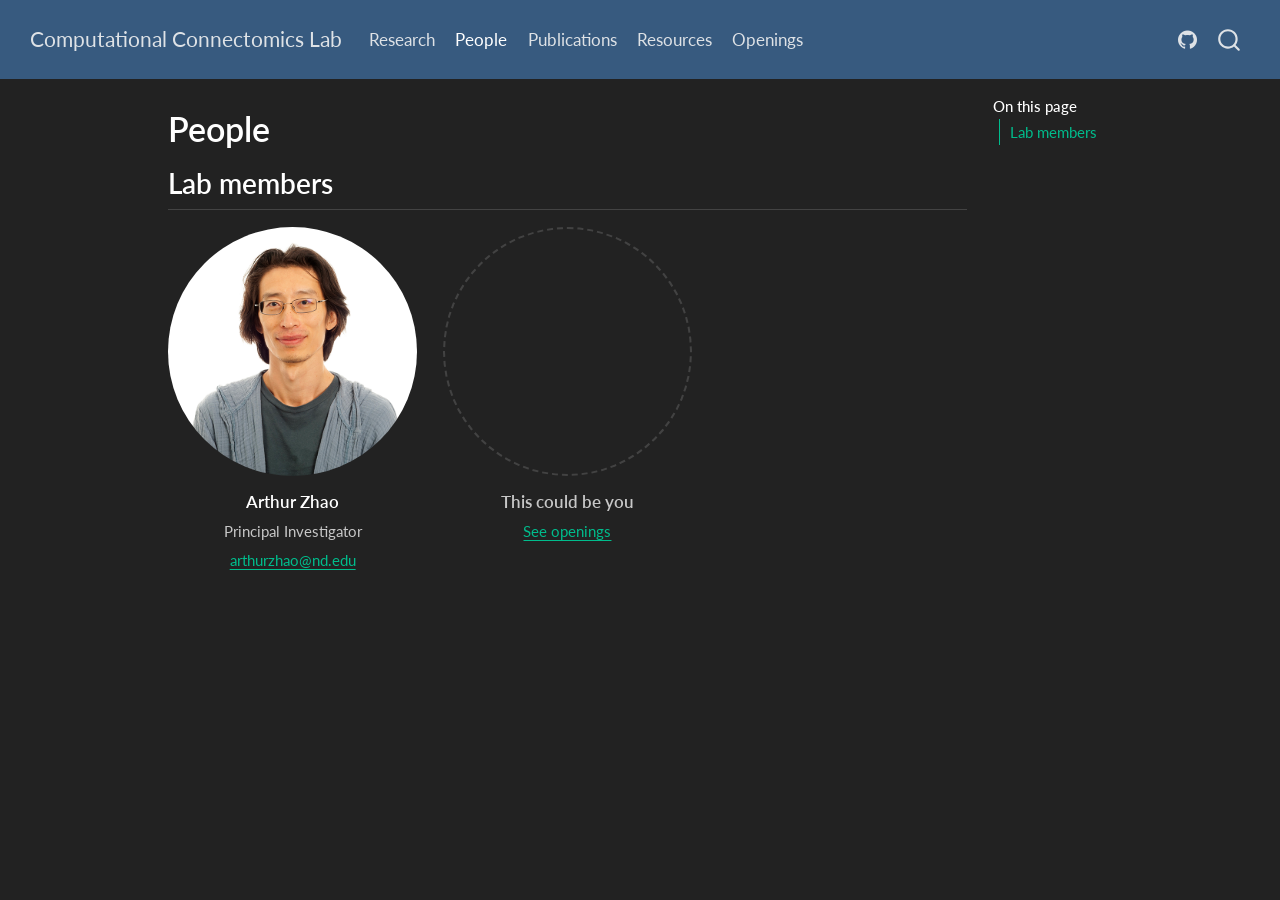
<file: people.html>
<!DOCTYPE html>
<html xmlns="http://www.w3.org/1999/xhtml" lang="en" xml:lang="en"><head>

<meta charset="utf-8">
<meta name="generator" content="quarto-1.10.18">

<meta name="viewport" content="width=device-width, initial-scale=1.0, user-scalable=yes">


<title>People – Computational Connectomics Lab</title>
<style>
/* Default styles provided by pandoc.
** See https://pandoc.org/MANUAL.html#variables-for-html for config info.
*/
span.smallcaps{font-variant: small-caps;}
div.columns{display: flex; gap: 1.5em;}
div.column{flex: auto;}
@media screen {
div.columns{gap: min(4vw, 1.5em);}
div.column{overflow-x: auto;}
}
div.hanging-indent{margin-left: 1.5em; text-indent: -1.5em;}
ul.task-list{list-style: none;}
ul.task-list li input[type="checkbox"] {
  width: 0.8em;
  margin: 0 0.8em 0.2em -1em; /* quarto-specific, see https://github.com/quarto-dev/quarto-cli/issues/4556 */ 
  vertical-align: middle;
}
</style>


<script src="site_libs/quarto-nav/quarto-nav.js"></script>
<script src="site_libs/quarto-nav/headroom.min.js"></script>
<script src="site_libs/clipboard/clipboard.min.js"></script>
<script src="site_libs/quarto-search/autocomplete.umd.js"></script>
<script src="site_libs/quarto-search/fuse.min.js"></script>
<script src="site_libs/quarto-search/quarto-search.js"></script>
<meta name="quarto:offset" content="./">
<script src="site_libs/quarto-html/quarto.js" type="module"></script>
<script src="site_libs/quarto-html/tabsets/tabsets.js" type="module"></script>
<script src="site_libs/quarto-html/popper.min.js"></script>
<script src="site_libs/quarto-html/tippy.umd.min.js"></script>
<script src="site_libs/quarto-html/anchor.min.js"></script>
<link href="site_libs/quarto-html/tippy.css" rel="stylesheet">
<link href="site_libs/quarto-html/quarto-syntax-highlighting-dark-b85bc7c33db8c58e0ec93c3465666fed.css" rel="stylesheet" id="quarto-text-highlighting-styles">
<script src="site_libs/bootstrap/bootstrap.min.js"></script>
<link href="site_libs/bootstrap/bootstrap-icons.css" rel="stylesheet">
<link href="site_libs/bootstrap/bootstrap-37760b2b8fe23d2514863e33923e39df.min.css" rel="stylesheet" append-hash="true" id="quarto-bootstrap" data-mode="dark">
<script id="quarto-search-options" type="application/json">{
  "location": "navbar",
  "copy-button": false,
  "collapse-after": 3,
  "panel-placement": "end",
  "type": "overlay",
  "limit": 50,
  "keyboard-shortcut": [
    "f",
    "/",
    "s"
  ],
  "show-item-context": false,
  "language": {
    "search-no-results-text": "No results",
    "search-matching-documents-text": "matching documents",
    "search-copy-link-title": "Copy link to search",
    "search-hide-matches-text": "Hide additional matches",
    "search-more-match-text": "more match in this document",
    "search-more-matches-text": "more matches in this document",
    "search-clear-button-title": "Clear",
    "search-text-placeholder": "",
    "search-detached-cancel-button-title": "Cancel",
    "search-submit-button-title": "Submit",
    "search-label": "Search"
  }
}</script>


<link rel="stylesheet" href="styles.css">
</head>

<body class="nav-fixed quarto-light">

<div id="quarto-search-results"></div>
  <header id="quarto-header" class="headroom fixed-top">
    <nav class="navbar navbar-expand-lg " data-bs-theme="dark">
      <div class="navbar-container container-fluid">
      <div class="navbar-brand-container mx-auto">
    <a class="navbar-brand" href="./index.html">
    <span class="navbar-title">Computational Connectomics Lab</span>
    </a>
  </div>
            <div id="quarto-search" class="" title="Search"></div>
          <button class="navbar-toggler" type="button" data-bs-toggle="collapse" data-bs-target="#navbarCollapse" aria-controls="navbarCollapse" role="menu" aria-expanded="false" aria-label="Toggle navigation" onclick="if (window.quartoToggleHeadroom) { window.quartoToggleHeadroom(); }">
  <span class="navbar-toggler-icon"></span>
</button>
          <div class="collapse navbar-collapse" id="navbarCollapse">
            <ul class="navbar-nav navbar-nav-scroll me-auto">
  <li class="nav-item">
    <a class="nav-link" href="./index.html"> 
<span class="menu-text">Research</span></a>
  </li>  
  <li class="nav-item">
    <a class="nav-link active" href="./people.html" aria-current="page"> 
<span class="menu-text">People</span></a>
  </li>  
  <li class="nav-item">
    <a class="nav-link" href="./publications.html"> 
<span class="menu-text">Publications</span></a>
  </li>  
  <li class="nav-item">
    <a class="nav-link" href="./resources.html"> 
<span class="menu-text">Resources</span></a>
  </li>  
  <li class="nav-item">
    <a class="nav-link" href="./openings.html"> 
<span class="menu-text">Openings</span></a>
  </li>  
</ul>
            <ul class="navbar-nav navbar-nav-scroll ms-auto">
  <li class="nav-item compact">
    <a class="nav-link" href="https://github.com/coconeurolab"> <i class="bi bi-github" role="img">
</i> 
<span class="menu-text"></span></a>
  </li>  
</ul>
          </div> <!-- /navcollapse -->
            <div class="quarto-navbar-tools">
</div>
      </div> <!-- /container-fluid -->
    </nav>
</header>
<!-- content -->
<div id="quarto-content" class="quarto-container page-columns page-rows-contents page-layout-article page-navbar">
<!-- sidebar -->
<!-- margin-sidebar -->
    <div id="quarto-margin-sidebar" class="sidebar margin-sidebar">
        <nav id="TOC" role="doc-toc" class="toc-active">
    <h2 id="toc-title">On this page</h2>
   
  <ul>
  <li><a href="#lab-members" id="toc-lab-members" class="nav-link active" data-scroll-target="#lab-members">Lab members</a></li>
  </ul>
</nav>
    </div>
<!-- main -->
<main class="content" id="quarto-document-content">

<header id="title-block-header" class="quarto-title-block default">
<div class="quarto-title">
<h1 class="title">People</h1>
</div>



<div class="quarto-title-meta">

    
  
    
  </div>
  


</header>


<!-- One .person card per member. Photos go in images/photos/ — square crops
     look best (they are shown as circles); other shapes are center-cropped.
     To add someone, copy a card and edit it. -->
<section id="lab-members" class="level2">
<h2 class="anchored" data-anchor-id="lab-members">Lab members</h2>
<div class="people-grid">
<div class="person">
<p><img src="photos/ArthurZhao.jpg" class="img-fluid" alt="Arthur Zhao"></p>
<p><span class="person-name">Arthur Zhao</span></p>
<p><span class="person-role">Principal Investigator</span></p>
<p><span class="person-email"><a href="mailto:arthurzhao@nd.edu" class="email">arthurzhao@nd.edu</a></span></p>
</div>
<!-- Template:
::: {.person}
![](images/photos/FirstLast.jpg){fig-alt="First Last"}

[First Last]{.person-name}

[Role, e.g. PhD student, postdoc, staff scientist]{.person-role}
:::
-->
<!-- Empty frame for a future member. Keep it last: add new cards above. -->
<div class="person person-open">
<p><span class="person-frame"></span></p>
<p><span class="person-name">This could be you</span></p>
<p><span class="person-role"><a href="./openings.html">See openings</a></span></p>
</div>
</div>


</section>

</main> <!-- /main -->
<script id="quarto-html-after-body" type="application/javascript">
  window.document.addEventListener("DOMContentLoaded", function (event) {
    const icon = "";
    const anchorJS = new window.AnchorJS();
    anchorJS.options = {
      placement: 'right',
      icon: icon
    };
    anchorJS.add('.anchored');
    const isCodeAnnotation = (el) => {
      for (const clz of el.classList) {
        if (clz.startsWith('code-annotation-')) {                     
          return true;
        }
      }
      return false;
    }
    const onCopySuccess = function(e) {
      // button target
      const button = e.trigger;
      // don't keep focus
      button.blur();
      // flash "checked"
      button.classList.add('code-copy-button-checked');
      var currentTitle = button.getAttribute("title");
      button.setAttribute("title", "Copied!");
      let tooltip;
      if (window.bootstrap) {
        button.setAttribute("data-bs-toggle", "tooltip");
        button.setAttribute("data-bs-placement", "left");
        button.setAttribute("data-bs-title", "Copied!");
        tooltip = new bootstrap.Tooltip(button, 
          { trigger: "manual", 
            customClass: "code-copy-button-tooltip",
            offset: [0, -8]});
        tooltip.show();    
      }
      setTimeout(function() {
        if (tooltip) {
          tooltip.hide();
          button.removeAttribute("data-bs-title");
          button.removeAttribute("data-bs-toggle");
          button.removeAttribute("data-bs-placement");
        }
        button.setAttribute("title", currentTitle);
        button.classList.remove('code-copy-button-checked');
      }, 1000);
      // clear code selection
      e.clearSelection();
    }
    const getTextToCopy = function(trigger) {
      const outerScaffold = trigger.parentElement.cloneNode(true);
      const codeEl = outerScaffold.querySelector('code');
      for (const childEl of codeEl.children) {
        if (isCodeAnnotation(childEl)) {
          childEl.remove();
        }
      }
      return codeEl.innerText;
    }
    const clipboard = new window.ClipboardJS('.code-copy-button:not([data-in-quarto-modal])', {
      text: getTextToCopy
    });
    clipboard.on('success', onCopySuccess);
    if (window.document.getElementById('quarto-embedded-source-code-modal')) {
      const clipboardModal = new window.ClipboardJS('.code-copy-button[data-in-quarto-modal]', {
        text: getTextToCopy,
        container: window.document.getElementById('quarto-embedded-source-code-modal')
      });
      clipboardModal.on('success', onCopySuccess);
    }
      var localhostRegex = new RegExp(/^(?:http|https):\/\/localhost\:?[0-9]*\//);
      var mailtoRegex = new RegExp(/^mailto:/);
        var filterRegex = new RegExp("https:\/\/www\.coconeurolab\.org");
      var isInternal = (href) => {
          return filterRegex.test(href) || localhostRegex.test(href) || mailtoRegex.test(href);
      }
      // Inspect non-navigation links and adorn them if external
     var links = window.document.querySelectorAll('a[href]:not(.nav-link):not(.navbar-brand):not(.toc-action):not(.sidebar-link):not(.sidebar-item-toggle):not(.pagination-link):not(.no-external):not([aria-hidden]):not(.dropdown-item):not(.quarto-navigation-tool):not(.about-link)');
      for (var i=0; i<links.length; i++) {
        const link = links[i];
        if (!isInternal(link.href)) {
          // undo the damage that might have been done by quarto-nav.js in the case of
          // links that we want to consider external
          if (link.dataset.originalHref !== undefined) {
            link.href = link.dataset.originalHref;
          }
        }
      }
    function tippyHover(el, contentFn, onTriggerFn, onUntriggerFn) {
      const config = {
        allowHTML: true,
        maxWidth: 500,
        delay: 100,
        arrow: false,
        appendTo: function(el) {
            return el.parentElement;
        },
        interactive: true,
        interactiveBorder: 10,
        theme: 'quarto',
        placement: 'bottom-start',
      };
      if (contentFn) {
        config.content = contentFn;
      }
      if (onTriggerFn) {
        config.onTrigger = onTriggerFn;
      }
      if (onUntriggerFn) {
        config.onUntrigger = onUntriggerFn;
      }
      window.tippy(el, config); 
    }
    const noterefs = window.document.querySelectorAll('a[role="doc-noteref"]');
    for (var i=0; i<noterefs.length; i++) {
      const ref = noterefs[i];
      tippyHover(ref, function() {
        // use id or data attribute instead here
        let href = ref.getAttribute('data-footnote-href') || ref.getAttribute('href');
        try { href = new URL(href).hash; } catch {}
        const id = href.replace(/^#\/?/, "");
        const note = window.document.getElementById(id);
        if (note) {
          return note.innerHTML;
        } else {
          return "";
        }
      });
    }
    const xrefs = window.document.querySelectorAll('a.quarto-xref');
    const processXRef = (id, note) => {
      // Strip column container classes
      const stripColumnClz = (el) => {
        el.classList.remove("page-full", "page-columns");
        if (el.children) {
          for (const child of el.children) {
            stripColumnClz(child);
          }
        }
      }
      stripColumnClz(note)
      if (id === null || id.startsWith('sec-')) {
        // Special case sections, only their first couple elements
        const container = document.createElement("div");
        if (note.children && note.children.length > 2) {
          container.appendChild(note.children[0].cloneNode(true));
          for (let i = 1; i < note.children.length; i++) {
            const child = note.children[i];
            if (child.tagName === "P" && child.innerText === "") {
              continue;
            } else {
              container.appendChild(child.cloneNode(true));
              break;
            }
          }
          if (window.Quarto?.typesetMath) {
            window.Quarto.typesetMath(container);
          }
          return container.innerHTML
        } else {
          if (window.Quarto?.typesetMath) {
            window.Quarto.typesetMath(note);
          }
          return note.innerHTML;
        }
      } else {
        // Remove any anchor links if they are present
        const anchorLink = note.querySelector('a.anchorjs-link');
        if (anchorLink) {
          anchorLink.remove();
        }
        if (window.Quarto?.typesetMath) {
          window.Quarto.typesetMath(note);
        }
        if (note.classList.contains("callout")) {
          return note.outerHTML;
        } else {
          return note.innerHTML;
        }
      }
    }
    for (var i=0; i<xrefs.length; i++) {
      const xref = xrefs[i];
      tippyHover(xref, undefined, function(instance) {
        instance.disable();
        let url = xref.getAttribute('href');
        let hash = undefined; 
        if (url.startsWith('#')) {
          hash = url;
        } else {
          try { hash = new URL(url).hash; } catch {}
        }
        if (hash) {
          const id = hash.replace(/^#\/?/, "");
          const note = window.document.getElementById(id);
          if (note !== null) {
            try {
              const html = processXRef(id, note.cloneNode(true));
              instance.setContent(html);
            } finally {
              instance.enable();
              instance.show();
            }
          } else {
            // See if we can fetch this
            fetch(url.split('#')[0])
            .then(res => res.text())
            .then(html => {
              const parser = new DOMParser();
              const htmlDoc = parser.parseFromString(html, "text/html");
              const note = htmlDoc.getElementById(id);
              if (note !== null) {
                const html = processXRef(id, note);
                instance.setContent(html);
              } 
            }).finally(() => {
              instance.enable();
              instance.show();
            });
          }
        } else {
          // See if we can fetch a full url (with no hash to target)
          // This is a special case and we should probably do some content thinning / targeting
          fetch(url)
          .then(res => res.text())
          .then(html => {
            const parser = new DOMParser();
            const htmlDoc = parser.parseFromString(html, "text/html");
            const note = htmlDoc.querySelector('main.content');
            if (note !== null) {
              // This should only happen for chapter cross references
              // (since there is no id in the URL)
              // remove the first header
              if (note.children.length > 0 && note.children[0].tagName === "HEADER") {
                note.children[0].remove();
              }
              const html = processXRef(null, note);
              instance.setContent(html);
            } 
          }).finally(() => {
            instance.enable();
            instance.show();
          });
        }
      }, function(instance) {
      });
    }
        let selectedAnnoteEl;
        const selectorForAnnotation = ( cell, annotation) => {
          let cellAttr = 'data-code-cell="' + cell + '"';
          let lineAttr = 'data-code-annotation="' +  annotation + '"';
          const selector = 'span[' + cellAttr + '][' + lineAttr + ']';
          return selector;
        }
        const selectCodeLines = (annoteEl) => {
          const doc = window.document;
          const targetCell = annoteEl.getAttribute("data-target-cell");
          const targetAnnotation = annoteEl.getAttribute("data-target-annotation");
          const annoteSpan = window.document.querySelector(selectorForAnnotation(targetCell, targetAnnotation));
          const lines = annoteSpan.getAttribute("data-code-lines").split(",");
          const lineIds = lines.map((line) => {
            return targetCell + "-" + line;
          })
          let top = null;
          let height = null;
          let parent = null;
          if (lineIds.length > 0) {
              //compute the position of the single el (top and bottom and make a div)
              const el = window.document.getElementById(lineIds[0]);
              top = el.offsetTop;
              height = el.offsetHeight;
              parent = el.parentElement.parentElement;
            if (lineIds.length > 1) {
              const lastEl = window.document.getElementById(lineIds[lineIds.length - 1]);
              const bottom = lastEl.offsetTop + lastEl.offsetHeight;
              height = bottom - top;
            }
            if (top !== null && height !== null && parent !== null) {
              // cook up a div (if necessary) and position it 
              let div = window.document.getElementById("code-annotation-line-highlight");
              if (div === null) {
                div = window.document.createElement("div");
                div.setAttribute("id", "code-annotation-line-highlight");
                div.style.position = 'absolute';
                parent.appendChild(div);
              }
              div.style.top = top - 2 + "px";
              div.style.height = height + 4 + "px";
              div.style.left = 0;
              let gutterDiv = window.document.getElementById("code-annotation-line-highlight-gutter");
              if (gutterDiv === null) {
                gutterDiv = window.document.createElement("div");
                gutterDiv.setAttribute("id", "code-annotation-line-highlight-gutter");
                gutterDiv.style.position = 'absolute';
                const codeCell = window.document.getElementById(targetCell);
                const gutter = codeCell.querySelector('.code-annotation-gutter');
                gutter.appendChild(gutterDiv);
              }
              gutterDiv.style.top = top - 2 + "px";
              gutterDiv.style.height = height + 4 + "px";
            }
            selectedAnnoteEl = annoteEl;
          }
        };
        const unselectCodeLines = () => {
          const elementsIds = ["code-annotation-line-highlight", "code-annotation-line-highlight-gutter"];
          elementsIds.forEach((elId) => {
            const div = window.document.getElementById(elId);
            if (div) {
              div.remove();
            }
          });
          selectedAnnoteEl = undefined;
        };
          // Handle positioning of the toggle
      window.addEventListener(
        "resize",
        throttle(() => {
          elRect = undefined;
          if (selectedAnnoteEl) {
            selectCodeLines(selectedAnnoteEl);
          }
        }, 10)
      );
      function throttle(fn, ms) {
      let throttle = false;
      let timer;
        return (...args) => {
          if(!throttle) { // first call gets through
              fn.apply(this, args);
              throttle = true;
          } else { // all the others get throttled
              if(timer) clearTimeout(timer); // cancel #2
              timer = setTimeout(() => {
                fn.apply(this, args);
                timer = throttle = false;
              }, ms);
          }
        };
      }
        // Attach click handler to the DT
        const annoteDls = window.document.querySelectorAll('dt[data-target-cell]');
        for (const annoteDlNode of annoteDls) {
          annoteDlNode.addEventListener('click', (event) => {
            const clickedEl = event.target;
            if (clickedEl !== selectedAnnoteEl) {
              unselectCodeLines();
              const activeEl = window.document.querySelector('dt[data-target-cell].code-annotation-active');
              if (activeEl) {
                activeEl.classList.remove('code-annotation-active');
              }
              selectCodeLines(clickedEl);
              clickedEl.classList.add('code-annotation-active');
            } else {
              // Unselect the line
              unselectCodeLines();
              clickedEl.classList.remove('code-annotation-active');
            }
          });
        }
    const findCites = (el) => {
      const parentEl = el.parentElement;
      if (parentEl) {
        const cites = parentEl.dataset.cites;
        if (cites) {
          return {
            el,
            cites: cites.split(' ')
          };
        } else {
          return findCites(el.parentElement)
        }
      } else {
        return undefined;
      }
    };
    var bibliorefs = window.document.querySelectorAll('a[role="doc-biblioref"]');
    for (var i=0; i<bibliorefs.length; i++) {
      const ref = bibliorefs[i];
      const citeInfo = findCites(ref);
      if (citeInfo) {
        tippyHover(citeInfo.el, function() {
          var popup = window.document.createElement('div');
          citeInfo.cites.forEach(function(cite) {
            var citeDiv = window.document.createElement('div');
            citeDiv.classList.add('hanging-indent');
            citeDiv.classList.add('csl-entry');
            var biblioDiv = window.document.getElementById('ref-' + cite);
            if (biblioDiv) {
              citeDiv.innerHTML = biblioDiv.innerHTML;
            }
            popup.appendChild(citeDiv);
          });
          return popup.innerHTML;
        });
      }
    }
  });
  </script>
</div> <!-- /content -->




</body></html>
</file>
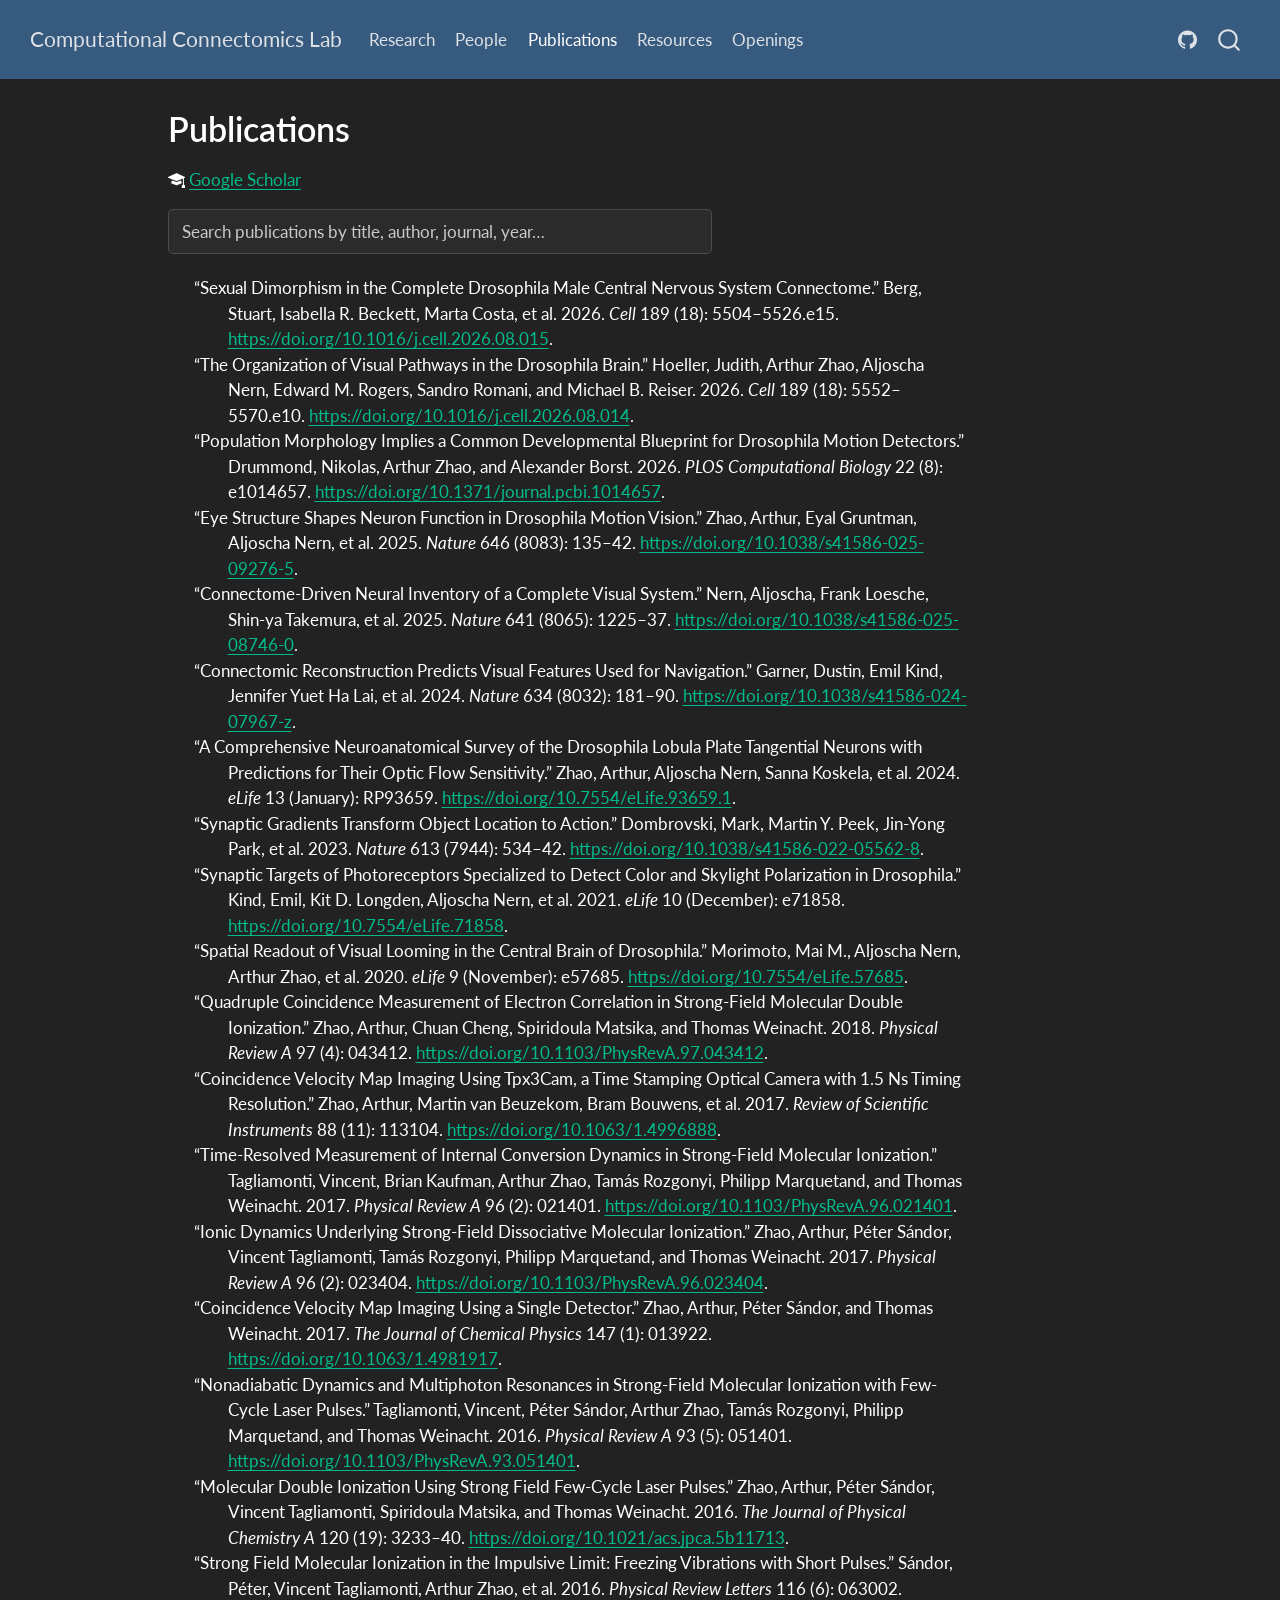
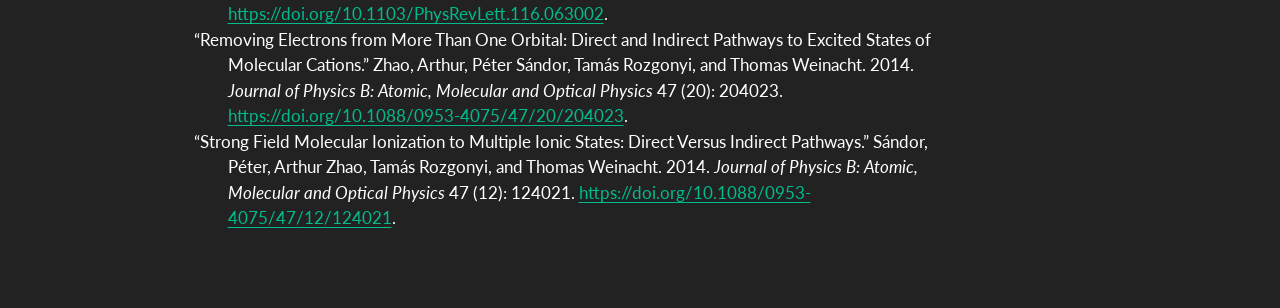
<file: publications.html>
<!DOCTYPE html>
<html xmlns="http://www.w3.org/1999/xhtml" lang="en" xml:lang="en"><head>

<meta charset="utf-8">
<meta name="generator" content="quarto-1.10.18">

<meta name="viewport" content="width=device-width, initial-scale=1.0, user-scalable=yes">


<title>Publications – Computational Connectomics Lab</title>
<style>
/* Default styles provided by pandoc.
** See https://pandoc.org/MANUAL.html#variables-for-html for config info.
*/
span.smallcaps{font-variant: small-caps;}
div.columns{display: flex; gap: 1.5em;}
div.column{flex: auto;}
@media screen {
div.columns{gap: min(4vw, 1.5em);}
div.column{overflow-x: auto;}
}
div.hanging-indent{margin-left: 1.5em; text-indent: -1.5em;}
ul.task-list{list-style: none;}
ul.task-list li input[type="checkbox"] {
  width: 0.8em;
  margin: 0 0.8em 0.2em -1em; /* quarto-specific, see https://github.com/quarto-dev/quarto-cli/issues/4556 */ 
  vertical-align: middle;
}
/* CSS for citations */
div.csl-bib-body { }
div.csl-entry {
  clear: both;
}
.hanging-indent div.csl-entry {
  margin-left:2em;
  text-indent:-2em;
}
div.csl-left-margin {
  min-width:2em;
  float:left;
}
div.csl-right-inline {
  margin-left:2em;
  padding-left:1em;
}
div.csl-indent {
  margin-left: 2em;
}</style>


<script src="site_libs/quarto-nav/quarto-nav.js"></script>
<script src="site_libs/quarto-nav/headroom.min.js"></script>
<script src="site_libs/clipboard/clipboard.min.js"></script>
<script src="site_libs/quarto-search/autocomplete.umd.js"></script>
<script src="site_libs/quarto-search/fuse.min.js"></script>
<script src="site_libs/quarto-search/quarto-search.js"></script>
<meta name="quarto:offset" content="./">
<script src="site_libs/quarto-html/quarto.js" type="module"></script>
<script src="site_libs/quarto-html/tabsets/tabsets.js" type="module"></script>
<script src="site_libs/quarto-html/popper.min.js"></script>
<script src="site_libs/quarto-html/tippy.umd.min.js"></script>
<script src="site_libs/quarto-html/anchor.min.js"></script>
<link href="site_libs/quarto-html/tippy.css" rel="stylesheet">
<link href="site_libs/quarto-html/quarto-syntax-highlighting-dark-b85bc7c33db8c58e0ec93c3465666fed.css" rel="stylesheet" id="quarto-text-highlighting-styles">
<script src="site_libs/bootstrap/bootstrap.min.js"></script>
<link href="site_libs/bootstrap/bootstrap-icons.css" rel="stylesheet">
<link href="site_libs/bootstrap/bootstrap-37760b2b8fe23d2514863e33923e39df.min.css" rel="stylesheet" append-hash="true" id="quarto-bootstrap" data-mode="dark">
<script id="quarto-search-options" type="application/json">{
  "location": "navbar",
  "copy-button": false,
  "collapse-after": 3,
  "panel-placement": "end",
  "type": "overlay",
  "limit": 50,
  "keyboard-shortcut": [
    "f",
    "/",
    "s"
  ],
  "show-item-context": false,
  "language": {
    "search-no-results-text": "No results",
    "search-matching-documents-text": "matching documents",
    "search-copy-link-title": "Copy link to search",
    "search-hide-matches-text": "Hide additional matches",
    "search-more-match-text": "more match in this document",
    "search-more-matches-text": "more matches in this document",
    "search-clear-button-title": "Clear",
    "search-text-placeholder": "",
    "search-detached-cancel-button-title": "Cancel",
    "search-submit-button-title": "Submit",
    "search-label": "Search"
  }
}</script>


<link rel="stylesheet" href="styles.css">
</head>

<body class="nav-fixed quarto-light">

<div id="quarto-search-results"></div>
  <header id="quarto-header" class="headroom fixed-top">
    <nav class="navbar navbar-expand-lg " data-bs-theme="dark">
      <div class="navbar-container container-fluid">
      <div class="navbar-brand-container mx-auto">
    <a class="navbar-brand" href="./index.html">
    <span class="navbar-title">Computational Connectomics Lab</span>
    </a>
  </div>
            <div id="quarto-search" class="" title="Search"></div>
          <button class="navbar-toggler" type="button" data-bs-toggle="collapse" data-bs-target="#navbarCollapse" aria-controls="navbarCollapse" role="menu" aria-expanded="false" aria-label="Toggle navigation" onclick="if (window.quartoToggleHeadroom) { window.quartoToggleHeadroom(); }">
  <span class="navbar-toggler-icon"></span>
</button>
          <div class="collapse navbar-collapse" id="navbarCollapse">
            <ul class="navbar-nav navbar-nav-scroll me-auto">
  <li class="nav-item">
    <a class="nav-link" href="./index.html"> 
<span class="menu-text">Research</span></a>
  </li>  
  <li class="nav-item">
    <a class="nav-link" href="./people.html"> 
<span class="menu-text">People</span></a>
  </li>  
  <li class="nav-item">
    <a class="nav-link active" href="./publications.html" aria-current="page"> 
<span class="menu-text">Publications</span></a>
  </li>  
  <li class="nav-item">
    <a class="nav-link" href="./resources.html"> 
<span class="menu-text">Resources</span></a>
  </li>  
  <li class="nav-item">
    <a class="nav-link" href="./openings.html"> 
<span class="menu-text">Openings</span></a>
  </li>  
</ul>
            <ul class="navbar-nav navbar-nav-scroll ms-auto">
  <li class="nav-item compact">
    <a class="nav-link" href="https://github.com/coconeurolab"> <i class="bi bi-github" role="img">
</i> 
<span class="menu-text"></span></a>
  </li>  
</ul>
          </div> <!-- /navcollapse -->
            <div class="quarto-navbar-tools">
</div>
      </div> <!-- /container-fluid -->
    </nav>
</header>
<!-- content -->
<div id="quarto-content" class="quarto-container page-columns page-rows-contents page-layout-article page-navbar">
<!-- sidebar -->
<!-- margin-sidebar -->
    <div id="quarto-margin-sidebar" class="sidebar margin-sidebar zindex-bottom">
        
    </div>
<!-- main -->
<main class="content" id="quarto-document-content">

<header id="title-block-header" class="quarto-title-block default">
<div class="quarto-title">
<h1 class="title">Publications</h1>
</div>



<div class="quarto-title-meta">

    
  
    
  </div>
  


</header>


<!-- This page renders every entry in publications.bib, cited or not, newest
     first. To add a paper, paste its BibTeX entry into publications.bib
     (from Zotero, or Google Scholar's "Cite" > "BibTeX") — nothing here
     needs editing. -->
<div class="scholar-link">
<p><i class="bi bi-mortarboard-fill"></i> <a href="https://scholar.google.com/citations?user=bgYqODQAAAAJ&amp;hl=en">Google Scholar</a></p>
</div>
<p><input type="search" id="pub-search" class="pub-search" placeholder="Search publications by title, author, journal, year…" aria-label="Search publications"></p>
<p id="pub-search-count" class="pub-search-count">
</p>
<div id="refs" class="references csl-bib-body hanging-indent" role="list">
<div id="ref-berg2026sexual" class="csl-entry" role="listitem">
<span>“Sexual Dimorphism in the Complete <span>Drosophila</span> Male Central Nervous System Connectome.”</span> <span class="nocase">Berg, Stuart, Isabella R. Beckett, Marta Costa, et al.</span> 2026. <em>Cell</em> 189 (18): 5504–5526.e15. <a href="https://doi.org/10.1016/j.cell.2026.08.015">https://doi.org/10.1016/j.cell.2026.08.015</a>.
</div>
<div id="ref-hoeller2026organization" class="csl-entry" role="listitem">
<span>“The Organization of Visual Pathways in the <span>Drosophila</span> Brain.”</span> Hoeller, Judith, Arthur Zhao, Aljoscha Nern, Edward M. Rogers, Sandro Romani, and Michael B. Reiser. 2026. <em>Cell</em> 189 (18): 5552–5570.e10. <a href="https://doi.org/10.1016/j.cell.2026.08.014">https://doi.org/10.1016/j.cell.2026.08.014</a>.
</div>
<div id="ref-drummond2026population" class="csl-entry" role="listitem">
<span>“Population Morphology Implies a Common Developmental Blueprint for <span>Drosophila</span> Motion Detectors.”</span> Drummond, Nikolas, Arthur Zhao, and Alexander Borst. 2026. <em>PLOS Computational Biology</em> 22 (8): e1014657. <a href="https://doi.org/10.1371/journal.pcbi.1014657">https://doi.org/10.1371/journal.pcbi.1014657</a>.
</div>
<div id="ref-zhao2025eye" class="csl-entry" role="listitem">
<span>“Eye Structure Shapes Neuron Function in <span>Drosophila</span> Motion Vision.”</span> Zhao, Arthur, Eyal Gruntman, Aljoscha Nern, et al. 2025. <em>Nature</em> 646 (8083): 135–42. <a href="https://doi.org/10.1038/s41586-025-09276-5">https://doi.org/10.1038/s41586-025-09276-5</a>.
</div>
<div id="ref-nern2025connectome" class="csl-entry" role="listitem">
<span>“Connectome-Driven Neural Inventory of a Complete Visual System.”</span> Nern, Aljoscha, Frank Loesche, Shin-ya Takemura, et al. 2025. <em>Nature</em> 641 (8065): 1225–37. <a href="https://doi.org/10.1038/s41586-025-08746-0">https://doi.org/10.1038/s41586-025-08746-0</a>.
</div>
<div id="ref-garner2024connectomic" class="csl-entry" role="listitem">
<span>“Connectomic Reconstruction Predicts Visual Features Used for Navigation.”</span> Garner, Dustin, Emil Kind, Jennifer Yuet Ha Lai, et al. 2024. <em>Nature</em> 634 (8032): 181–90. <a href="https://doi.org/10.1038/s41586-024-07967-z">https://doi.org/10.1038/s41586-024-07967-z</a>.
</div>
<div id="ref-zhao2024comprehensive" class="csl-entry" role="listitem">
<span>“A Comprehensive Neuroanatomical Survey of the <span>Drosophila</span> Lobula Plate Tangential Neurons with Predictions for Their Optic Flow Sensitivity.”</span> Zhao, Arthur, Aljoscha Nern, Sanna Koskela, et al. 2024. <em>eLife</em> 13 (January): RP93659. <a href="https://doi.org/10.7554/eLife.93659.1">https://doi.org/10.7554/eLife.93659.1</a>.
</div>
<div id="ref-dombrovski2023synaptic" class="csl-entry" role="listitem">
<span>“Synaptic Gradients Transform Object Location to Action.”</span> Dombrovski, Mark, Martin Y. Peek, Jin-Yong Park, et al. 2023. <em>Nature</em> 613 (7944): 534–42. <a href="https://doi.org/10.1038/s41586-022-05562-8">https://doi.org/10.1038/s41586-022-05562-8</a>.
</div>
<div id="ref-kind2021synaptic" class="csl-entry" role="listitem">
<span>“Synaptic Targets of Photoreceptors Specialized to Detect Color and Skylight Polarization in <span>Drosophila</span>.”</span> Kind, Emil, Kit D. Longden, Aljoscha Nern, et al. 2021. <em>eLife</em> 10 (December): e71858. <a href="https://doi.org/10.7554/eLife.71858">https://doi.org/10.7554/eLife.71858</a>.
</div>
<div id="ref-morimoto2020spatial" class="csl-entry" role="listitem">
<span>“Spatial Readout of Visual Looming in the Central Brain of <span>Drosophila</span>.”</span> Morimoto, Mai M., Aljoscha Nern, Arthur Zhao, et al. 2020. <em>eLife</em> 9 (November): e57685. <a href="https://doi.org/10.7554/eLife.57685">https://doi.org/10.7554/eLife.57685</a>.
</div>
<div id="ref-zhao2018quadruple" class="csl-entry" role="listitem">
<span>“Quadruple Coincidence Measurement of Electron Correlation in Strong-Field Molecular Double Ionization.”</span> Zhao, Arthur, Chuan Cheng, Spiridoula Matsika, and Thomas Weinacht. 2018. <em>Physical Review A</em> 97 (4): 043412. <a href="https://doi.org/10.1103/PhysRevA.97.043412">https://doi.org/10.1103/PhysRevA.97.043412</a>.
</div>
<div id="ref-zhao2017coincidence" class="csl-entry" role="listitem">
<span>“Coincidence Velocity Map Imaging Using <span>Tpx3Cam</span>, a Time Stamping Optical Camera with 1.5&nbsp;Ns Timing Resolution.”</span> Zhao, Arthur, Martin van Beuzekom, Bram Bouwens, et al. 2017. <em>Review of Scientific Instruments</em> 88 (11): 113104. <a href="https://doi.org/10.1063/1.4996888">https://doi.org/10.1063/1.4996888</a>.
</div>
<div id="ref-tagliamonti2017time" class="csl-entry" role="listitem">
<span>“Time-Resolved Measurement of Internal Conversion Dynamics in Strong-Field Molecular Ionization.”</span> Tagliamonti, Vincent, Brian Kaufman, Arthur Zhao, Tamás Rozgonyi, Philipp Marquetand, and Thomas Weinacht. 2017. <em>Physical Review A</em> 96 (2): 021401. <a href="https://doi.org/10.1103/PhysRevA.96.021401">https://doi.org/10.1103/PhysRevA.96.021401</a>.
</div>
<div id="ref-zhao2017ionic" class="csl-entry" role="listitem">
<span>“Ionic Dynamics Underlying Strong-Field Dissociative Molecular Ionization.”</span> Zhao, Arthur, Péter Sándor, Vincent Tagliamonti, Tamás Rozgonyi, Philipp Marquetand, and Thomas Weinacht. 2017. <em>Physical Review A</em> 96 (2): 023404. <a href="https://doi.org/10.1103/PhysRevA.96.023404">https://doi.org/10.1103/PhysRevA.96.023404</a>.
</div>
<div id="ref-zhao2017singledetector" class="csl-entry" role="listitem">
<span>“Coincidence Velocity Map Imaging Using a Single Detector.”</span> Zhao, Arthur, Péter Sándor, and Thomas Weinacht. 2017. <em>The Journal of Chemical Physics</em> 147 (1): 013922. <a href="https://doi.org/10.1063/1.4981917">https://doi.org/10.1063/1.4981917</a>.
</div>
<div id="ref-tagliamonti2016nonadiabatic" class="csl-entry" role="listitem">
<span>“Nonadiabatic Dynamics and Multiphoton Resonances in Strong-Field Molecular Ionization with Few-Cycle Laser Pulses.”</span> Tagliamonti, Vincent, Péter Sándor, Arthur Zhao, Tamás Rozgonyi, Philipp Marquetand, and Thomas Weinacht. 2016. <em>Physical Review A</em> 93 (5): 051401. <a href="https://doi.org/10.1103/PhysRevA.93.051401">https://doi.org/10.1103/PhysRevA.93.051401</a>.
</div>
<div id="ref-zhao2016molecular" class="csl-entry" role="listitem">
<span>“Molecular Double Ionization Using Strong Field Few-Cycle Laser Pulses.”</span> Zhao, Arthur, Péter Sándor, Vincent Tagliamonti, Spiridoula Matsika, and Thomas Weinacht. 2016. <em>The Journal of Physical Chemistry A</em> 120 (19): 3233–40. <a href="https://doi.org/10.1021/acs.jpca.5b11713">https://doi.org/10.1021/acs.jpca.5b11713</a>.
</div>
<div id="ref-sandor2016strong" class="csl-entry" role="listitem">
<span>“Strong Field Molecular Ionization in the Impulsive Limit: Freezing Vibrations with Short Pulses.”</span> Sándor, Péter, Vincent Tagliamonti, Arthur Zhao, et al. 2016. <em>Physical Review Letters</em> 116 (6): 063002. <a href="https://doi.org/10.1103/PhysRevLett.116.063002">https://doi.org/10.1103/PhysRevLett.116.063002</a>.
</div>
<div id="ref-zhao2014removing" class="csl-entry" role="listitem">
<span>“Removing Electrons from More Than One Orbital: Direct and Indirect Pathways to Excited States of Molecular Cations.”</span> Zhao, Arthur, Péter Sándor, Tamás Rozgonyi, and Thomas Weinacht. 2014. <em>Journal of Physics B: Atomic, Molecular and Optical Physics</em> 47 (20): 204023. <a href="https://doi.org/10.1088/0953-4075/47/20/204023">https://doi.org/10.1088/0953-4075/47/20/204023</a>.
</div>
<div id="ref-sandor2014strong" class="csl-entry" role="listitem">
<span>“Strong Field Molecular Ionization to Multiple Ionic States: Direct Versus Indirect Pathways.”</span> Sándor, Péter, Arthur Zhao, Tamás Rozgonyi, and Thomas Weinacht. 2014. <em>Journal of Physics B: Atomic, Molecular and Optical Physics</em> 47 (12): 124021. <a href="https://doi.org/10.1088/0953-4075/47/12/124021">https://doi.org/10.1088/0953-4075/47/12/124021</a>.
</div>
</div>
<script>
document.addEventListener("DOMContentLoaded", function () {
  var input = document.getElementById("pub-search");
  var count = document.getElementById("pub-search-count");
  var container = document.getElementById("refs");
  if (!input || !container) return;
  var entries = Array.prototype.slice.call(container.querySelectorAll(".csl-entry"));

  function applyFilter() {
    var q = input.value.trim().toLowerCase();
    var shown = 0;
    entries.forEach(function (entry) {
      var match = q === "" || entry.textContent.toLowerCase().indexOf(q) !== -1;
      entry.style.display = match ? "" : "none";
      if (match) shown++;
    });
    count.textContent = q === "" ? "" : shown + " of " + entries.length + " publications match";
  }

  input.addEventListener("input", applyFilter);
});
</script>



</main> <!-- /main -->
<script id="quarto-html-after-body" type="application/javascript">
  window.document.addEventListener("DOMContentLoaded", function (event) {
    const icon = "";
    const anchorJS = new window.AnchorJS();
    anchorJS.options = {
      placement: 'right',
      icon: icon
    };
    anchorJS.add('.anchored');
    const isCodeAnnotation = (el) => {
      for (const clz of el.classList) {
        if (clz.startsWith('code-annotation-')) {                     
          return true;
        }
      }
      return false;
    }
    const onCopySuccess = function(e) {
      // button target
      const button = e.trigger;
      // don't keep focus
      button.blur();
      // flash "checked"
      button.classList.add('code-copy-button-checked');
      var currentTitle = button.getAttribute("title");
      button.setAttribute("title", "Copied!");
      let tooltip;
      if (window.bootstrap) {
        button.setAttribute("data-bs-toggle", "tooltip");
        button.setAttribute("data-bs-placement", "left");
        button.setAttribute("data-bs-title", "Copied!");
        tooltip = new bootstrap.Tooltip(button, 
          { trigger: "manual", 
            customClass: "code-copy-button-tooltip",
            offset: [0, -8]});
        tooltip.show();    
      }
      setTimeout(function() {
        if (tooltip) {
          tooltip.hide();
          button.removeAttribute("data-bs-title");
          button.removeAttribute("data-bs-toggle");
          button.removeAttribute("data-bs-placement");
        }
        button.setAttribute("title", currentTitle);
        button.classList.remove('code-copy-button-checked');
      }, 1000);
      // clear code selection
      e.clearSelection();
    }
    const getTextToCopy = function(trigger) {
      const outerScaffold = trigger.parentElement.cloneNode(true);
      const codeEl = outerScaffold.querySelector('code');
      for (const childEl of codeEl.children) {
        if (isCodeAnnotation(childEl)) {
          childEl.remove();
        }
      }
      return codeEl.innerText;
    }
    const clipboard = new window.ClipboardJS('.code-copy-button:not([data-in-quarto-modal])', {
      text: getTextToCopy
    });
    clipboard.on('success', onCopySuccess);
    if (window.document.getElementById('quarto-embedded-source-code-modal')) {
      const clipboardModal = new window.ClipboardJS('.code-copy-button[data-in-quarto-modal]', {
        text: getTextToCopy,
        container: window.document.getElementById('quarto-embedded-source-code-modal')
      });
      clipboardModal.on('success', onCopySuccess);
    }
      var localhostRegex = new RegExp(/^(?:http|https):\/\/localhost\:?[0-9]*\//);
      var mailtoRegex = new RegExp(/^mailto:/);
        var filterRegex = new RegExp("https:\/\/www\.coconeurolab\.org");
      var isInternal = (href) => {
          return filterRegex.test(href) || localhostRegex.test(href) || mailtoRegex.test(href);
      }
      // Inspect non-navigation links and adorn them if external
     var links = window.document.querySelectorAll('a[href]:not(.nav-link):not(.navbar-brand):not(.toc-action):not(.sidebar-link):not(.sidebar-item-toggle):not(.pagination-link):not(.no-external):not([aria-hidden]):not(.dropdown-item):not(.quarto-navigation-tool):not(.about-link)');
      for (var i=0; i<links.length; i++) {
        const link = links[i];
        if (!isInternal(link.href)) {
          // undo the damage that might have been done by quarto-nav.js in the case of
          // links that we want to consider external
          if (link.dataset.originalHref !== undefined) {
            link.href = link.dataset.originalHref;
          }
        }
      }
    function tippyHover(el, contentFn, onTriggerFn, onUntriggerFn) {
      const config = {
        allowHTML: true,
        maxWidth: 500,
        delay: 100,
        arrow: false,
        appendTo: function(el) {
            return el.parentElement;
        },
        interactive: true,
        interactiveBorder: 10,
        theme: 'quarto',
        placement: 'bottom-start',
      };
      if (contentFn) {
        config.content = contentFn;
      }
      if (onTriggerFn) {
        config.onTrigger = onTriggerFn;
      }
      if (onUntriggerFn) {
        config.onUntrigger = onUntriggerFn;
      }
      window.tippy(el, config); 
    }
    const noterefs = window.document.querySelectorAll('a[role="doc-noteref"]');
    for (var i=0; i<noterefs.length; i++) {
      const ref = noterefs[i];
      tippyHover(ref, function() {
        // use id or data attribute instead here
        let href = ref.getAttribute('data-footnote-href') || ref.getAttribute('href');
        try { href = new URL(href).hash; } catch {}
        const id = href.replace(/^#\/?/, "");
        const note = window.document.getElementById(id);
        if (note) {
          return note.innerHTML;
        } else {
          return "";
        }
      });
    }
    const xrefs = window.document.querySelectorAll('a.quarto-xref');
    const processXRef = (id, note) => {
      // Strip column container classes
      const stripColumnClz = (el) => {
        el.classList.remove("page-full", "page-columns");
        if (el.children) {
          for (const child of el.children) {
            stripColumnClz(child);
          }
        }
      }
      stripColumnClz(note)
      if (id === null || id.startsWith('sec-')) {
        // Special case sections, only their first couple elements
        const container = document.createElement("div");
        if (note.children && note.children.length > 2) {
          container.appendChild(note.children[0].cloneNode(true));
          for (let i = 1; i < note.children.length; i++) {
            const child = note.children[i];
            if (child.tagName === "P" && child.innerText === "") {
              continue;
            } else {
              container.appendChild(child.cloneNode(true));
              break;
            }
          }
          if (window.Quarto?.typesetMath) {
            window.Quarto.typesetMath(container);
          }
          return container.innerHTML
        } else {
          if (window.Quarto?.typesetMath) {
            window.Quarto.typesetMath(note);
          }
          return note.innerHTML;
        }
      } else {
        // Remove any anchor links if they are present
        const anchorLink = note.querySelector('a.anchorjs-link');
        if (anchorLink) {
          anchorLink.remove();
        }
        if (window.Quarto?.typesetMath) {
          window.Quarto.typesetMath(note);
        }
        if (note.classList.contains("callout")) {
          return note.outerHTML;
        } else {
          return note.innerHTML;
        }
      }
    }
    for (var i=0; i<xrefs.length; i++) {
      const xref = xrefs[i];
      tippyHover(xref, undefined, function(instance) {
        instance.disable();
        let url = xref.getAttribute('href');
        let hash = undefined; 
        if (url.startsWith('#')) {
          hash = url;
        } else {
          try { hash = new URL(url).hash; } catch {}
        }
        if (hash) {
          const id = hash.replace(/^#\/?/, "");
          const note = window.document.getElementById(id);
          if (note !== null) {
            try {
              const html = processXRef(id, note.cloneNode(true));
              instance.setContent(html);
            } finally {
              instance.enable();
              instance.show();
            }
          } else {
            // See if we can fetch this
            fetch(url.split('#')[0])
            .then(res => res.text())
            .then(html => {
              const parser = new DOMParser();
              const htmlDoc = parser.parseFromString(html, "text/html");
              const note = htmlDoc.getElementById(id);
              if (note !== null) {
                const html = processXRef(id, note);
                instance.setContent(html);
              } 
            }).finally(() => {
              instance.enable();
              instance.show();
            });
          }
        } else {
          // See if we can fetch a full url (with no hash to target)
          // This is a special case and we should probably do some content thinning / targeting
          fetch(url)
          .then(res => res.text())
          .then(html => {
            const parser = new DOMParser();
            const htmlDoc = parser.parseFromString(html, "text/html");
            const note = htmlDoc.querySelector('main.content');
            if (note !== null) {
              // This should only happen for chapter cross references
              // (since there is no id in the URL)
              // remove the first header
              if (note.children.length > 0 && note.children[0].tagName === "HEADER") {
                note.children[0].remove();
              }
              const html = processXRef(null, note);
              instance.setContent(html);
            } 
          }).finally(() => {
            instance.enable();
            instance.show();
          });
        }
      }, function(instance) {
      });
    }
        let selectedAnnoteEl;
        const selectorForAnnotation = ( cell, annotation) => {
          let cellAttr = 'data-code-cell="' + cell + '"';
          let lineAttr = 'data-code-annotation="' +  annotation + '"';
          const selector = 'span[' + cellAttr + '][' + lineAttr + ']';
          return selector;
        }
        const selectCodeLines = (annoteEl) => {
          const doc = window.document;
          const targetCell = annoteEl.getAttribute("data-target-cell");
          const targetAnnotation = annoteEl.getAttribute("data-target-annotation");
          const annoteSpan = window.document.querySelector(selectorForAnnotation(targetCell, targetAnnotation));
          const lines = annoteSpan.getAttribute("data-code-lines").split(",");
          const lineIds = lines.map((line) => {
            return targetCell + "-" + line;
          })
          let top = null;
          let height = null;
          let parent = null;
          if (lineIds.length > 0) {
              //compute the position of the single el (top and bottom and make a div)
              const el = window.document.getElementById(lineIds[0]);
              top = el.offsetTop;
              height = el.offsetHeight;
              parent = el.parentElement.parentElement;
            if (lineIds.length > 1) {
              const lastEl = window.document.getElementById(lineIds[lineIds.length - 1]);
              const bottom = lastEl.offsetTop + lastEl.offsetHeight;
              height = bottom - top;
            }
            if (top !== null && height !== null && parent !== null) {
              // cook up a div (if necessary) and position it 
              let div = window.document.getElementById("code-annotation-line-highlight");
              if (div === null) {
                div = window.document.createElement("div");
                div.setAttribute("id", "code-annotation-line-highlight");
                div.style.position = 'absolute';
                parent.appendChild(div);
              }
              div.style.top = top - 2 + "px";
              div.style.height = height + 4 + "px";
              div.style.left = 0;
              let gutterDiv = window.document.getElementById("code-annotation-line-highlight-gutter");
              if (gutterDiv === null) {
                gutterDiv = window.document.createElement("div");
                gutterDiv.setAttribute("id", "code-annotation-line-highlight-gutter");
                gutterDiv.style.position = 'absolute';
                const codeCell = window.document.getElementById(targetCell);
                const gutter = codeCell.querySelector('.code-annotation-gutter');
                gutter.appendChild(gutterDiv);
              }
              gutterDiv.style.top = top - 2 + "px";
              gutterDiv.style.height = height + 4 + "px";
            }
            selectedAnnoteEl = annoteEl;
          }
        };
        const unselectCodeLines = () => {
          const elementsIds = ["code-annotation-line-highlight", "code-annotation-line-highlight-gutter"];
          elementsIds.forEach((elId) => {
            const div = window.document.getElementById(elId);
            if (div) {
              div.remove();
            }
          });
          selectedAnnoteEl = undefined;
        };
          // Handle positioning of the toggle
      window.addEventListener(
        "resize",
        throttle(() => {
          elRect = undefined;
          if (selectedAnnoteEl) {
            selectCodeLines(selectedAnnoteEl);
          }
        }, 10)
      );
      function throttle(fn, ms) {
      let throttle = false;
      let timer;
        return (...args) => {
          if(!throttle) { // first call gets through
              fn.apply(this, args);
              throttle = true;
          } else { // all the others get throttled
              if(timer) clearTimeout(timer); // cancel #2
              timer = setTimeout(() => {
                fn.apply(this, args);
                timer = throttle = false;
              }, ms);
          }
        };
      }
        // Attach click handler to the DT
        const annoteDls = window.document.querySelectorAll('dt[data-target-cell]');
        for (const annoteDlNode of annoteDls) {
          annoteDlNode.addEventListener('click', (event) => {
            const clickedEl = event.target;
            if (clickedEl !== selectedAnnoteEl) {
              unselectCodeLines();
              const activeEl = window.document.querySelector('dt[data-target-cell].code-annotation-active');
              if (activeEl) {
                activeEl.classList.remove('code-annotation-active');
              }
              selectCodeLines(clickedEl);
              clickedEl.classList.add('code-annotation-active');
            } else {
              // Unselect the line
              unselectCodeLines();
              clickedEl.classList.remove('code-annotation-active');
            }
          });
        }
    const findCites = (el) => {
      const parentEl = el.parentElement;
      if (parentEl) {
        const cites = parentEl.dataset.cites;
        if (cites) {
          return {
            el,
            cites: cites.split(' ')
          };
        } else {
          return findCites(el.parentElement)
        }
      } else {
        return undefined;
      }
    };
    var bibliorefs = window.document.querySelectorAll('a[role="doc-biblioref"]');
    for (var i=0; i<bibliorefs.length; i++) {
      const ref = bibliorefs[i];
      const citeInfo = findCites(ref);
      if (citeInfo) {
        tippyHover(citeInfo.el, function() {
          var popup = window.document.createElement('div');
          citeInfo.cites.forEach(function(cite) {
            var citeDiv = window.document.createElement('div');
            citeDiv.classList.add('hanging-indent');
            citeDiv.classList.add('csl-entry');
            var biblioDiv = window.document.getElementById('ref-' + cite);
            if (biblioDiv) {
              citeDiv.innerHTML = biblioDiv.innerHTML;
            }
            popup.appendChild(citeDiv);
          });
          return popup.innerHTML;
        });
      }
    }
  });
  </script>
</div> <!-- /content -->




</body></html>
</file>
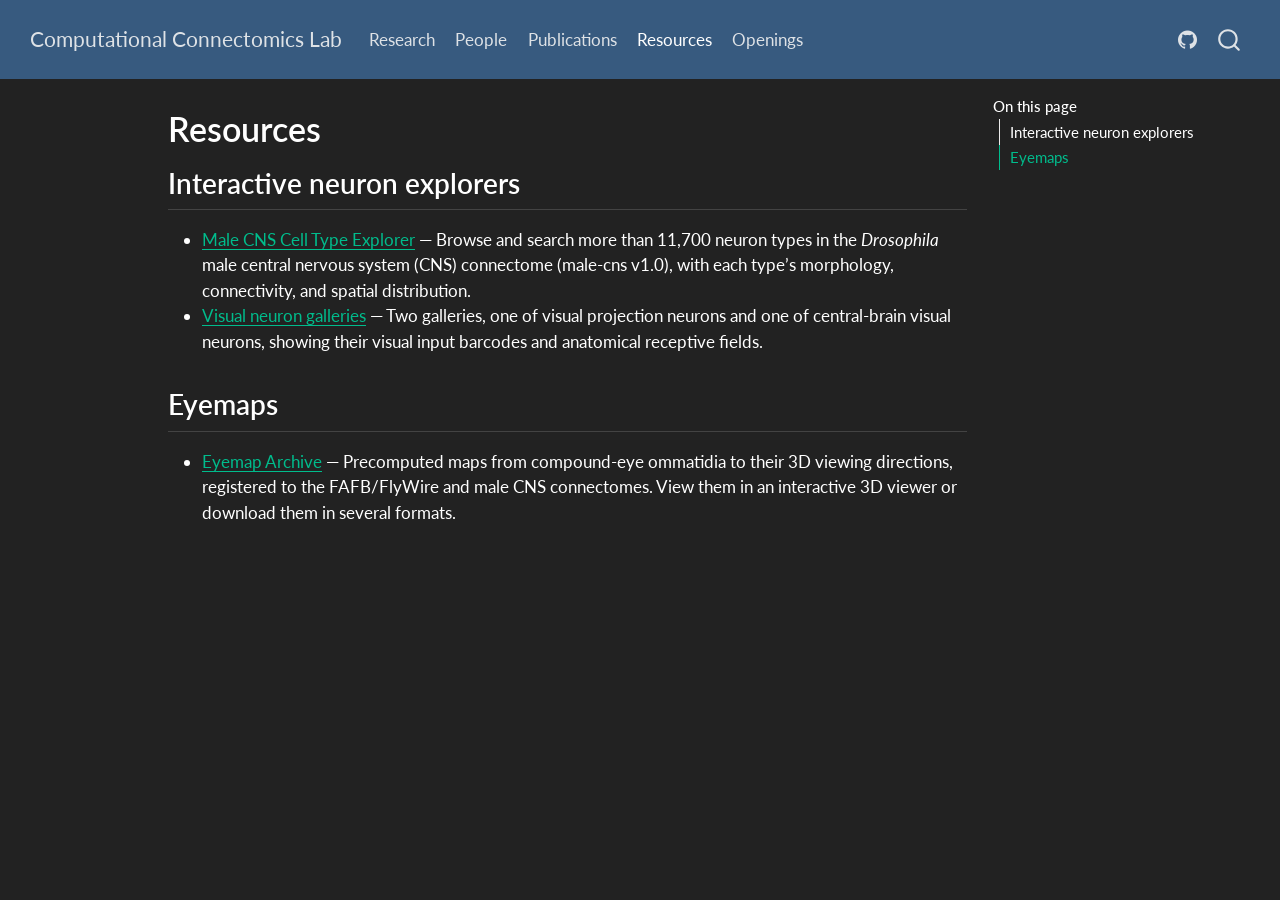
<file: resources.html>
<!DOCTYPE html>
<html xmlns="http://www.w3.org/1999/xhtml" lang="en" xml:lang="en"><head>

<meta charset="utf-8">
<meta name="generator" content="quarto-1.10.18">

<meta name="viewport" content="width=device-width, initial-scale=1.0, user-scalable=yes">


<title>Resources – Computational Connectomics Lab</title>
<style>
/* Default styles provided by pandoc.
** See https://pandoc.org/MANUAL.html#variables-for-html for config info.
*/
span.smallcaps{font-variant: small-caps;}
div.columns{display: flex; gap: 1.5em;}
div.column{flex: auto;}
@media screen {
div.columns{gap: min(4vw, 1.5em);}
div.column{overflow-x: auto;}
}
div.hanging-indent{margin-left: 1.5em; text-indent: -1.5em;}
ul.task-list{list-style: none;}
ul.task-list li input[type="checkbox"] {
  width: 0.8em;
  margin: 0 0.8em 0.2em -1em; /* quarto-specific, see https://github.com/quarto-dev/quarto-cli/issues/4556 */ 
  vertical-align: middle;
}
</style>


<script src="site_libs/quarto-nav/quarto-nav.js"></script>
<script src="site_libs/quarto-nav/headroom.min.js"></script>
<script src="site_libs/clipboard/clipboard.min.js"></script>
<script src="site_libs/quarto-search/autocomplete.umd.js"></script>
<script src="site_libs/quarto-search/fuse.min.js"></script>
<script src="site_libs/quarto-search/quarto-search.js"></script>
<meta name="quarto:offset" content="./">
<script src="site_libs/quarto-html/quarto.js" type="module"></script>
<script src="site_libs/quarto-html/tabsets/tabsets.js" type="module"></script>
<script src="site_libs/quarto-html/popper.min.js"></script>
<script src="site_libs/quarto-html/tippy.umd.min.js"></script>
<script src="site_libs/quarto-html/anchor.min.js"></script>
<link href="site_libs/quarto-html/tippy.css" rel="stylesheet">
<link href="site_libs/quarto-html/quarto-syntax-highlighting-dark-b85bc7c33db8c58e0ec93c3465666fed.css" rel="stylesheet" id="quarto-text-highlighting-styles">
<script src="site_libs/bootstrap/bootstrap.min.js"></script>
<link href="site_libs/bootstrap/bootstrap-icons.css" rel="stylesheet">
<link href="site_libs/bootstrap/bootstrap-37760b2b8fe23d2514863e33923e39df.min.css" rel="stylesheet" append-hash="true" id="quarto-bootstrap" data-mode="dark">
<script id="quarto-search-options" type="application/json">{
  "location": "navbar",
  "copy-button": false,
  "collapse-after": 3,
  "panel-placement": "end",
  "type": "overlay",
  "limit": 50,
  "keyboard-shortcut": [
    "f",
    "/",
    "s"
  ],
  "show-item-context": false,
  "language": {
    "search-no-results-text": "No results",
    "search-matching-documents-text": "matching documents",
    "search-copy-link-title": "Copy link to search",
    "search-hide-matches-text": "Hide additional matches",
    "search-more-match-text": "more match in this document",
    "search-more-matches-text": "more matches in this document",
    "search-clear-button-title": "Clear",
    "search-text-placeholder": "",
    "search-detached-cancel-button-title": "Cancel",
    "search-submit-button-title": "Submit",
    "search-label": "Search"
  }
}</script>


<link rel="stylesheet" href="styles.css">
</head>

<body class="nav-fixed quarto-light">

<div id="quarto-search-results"></div>
  <header id="quarto-header" class="headroom fixed-top">
    <nav class="navbar navbar-expand-lg " data-bs-theme="dark">
      <div class="navbar-container container-fluid">
      <div class="navbar-brand-container mx-auto">
    <a class="navbar-brand" href="./index.html">
    <span class="navbar-title">Computational Connectomics Lab</span>
    </a>
  </div>
            <div id="quarto-search" class="" title="Search"></div>
          <button class="navbar-toggler" type="button" data-bs-toggle="collapse" data-bs-target="#navbarCollapse" aria-controls="navbarCollapse" role="menu" aria-expanded="false" aria-label="Toggle navigation" onclick="if (window.quartoToggleHeadroom) { window.quartoToggleHeadroom(); }">
  <span class="navbar-toggler-icon"></span>
</button>
          <div class="collapse navbar-collapse" id="navbarCollapse">
            <ul class="navbar-nav navbar-nav-scroll me-auto">
  <li class="nav-item">
    <a class="nav-link" href="./index.html"> 
<span class="menu-text">Research</span></a>
  </li>  
  <li class="nav-item">
    <a class="nav-link" href="./people.html"> 
<span class="menu-text">People</span></a>
  </li>  
  <li class="nav-item">
    <a class="nav-link" href="./publications.html"> 
<span class="menu-text">Publications</span></a>
  </li>  
  <li class="nav-item">
    <a class="nav-link active" href="./resources.html" aria-current="page"> 
<span class="menu-text">Resources</span></a>
  </li>  
  <li class="nav-item">
    <a class="nav-link" href="./openings.html"> 
<span class="menu-text">Openings</span></a>
  </li>  
</ul>
            <ul class="navbar-nav navbar-nav-scroll ms-auto">
  <li class="nav-item compact">
    <a class="nav-link" href="https://github.com/coconeurolab"> <i class="bi bi-github" role="img">
</i> 
<span class="menu-text"></span></a>
  </li>  
</ul>
          </div> <!-- /navcollapse -->
            <div class="quarto-navbar-tools">
</div>
      </div> <!-- /container-fluid -->
    </nav>
</header>
<!-- content -->
<div id="quarto-content" class="quarto-container page-columns page-rows-contents page-layout-article page-navbar">
<!-- sidebar -->
<!-- margin-sidebar -->
    <div id="quarto-margin-sidebar" class="sidebar margin-sidebar">
        <nav id="TOC" role="doc-toc" class="toc-active">
    <h2 id="toc-title">On this page</h2>
   
  <ul>
  <li><a href="#interactive-neuron-explorers" id="toc-interactive-neuron-explorers" class="nav-link active" data-scroll-target="#interactive-neuron-explorers">Interactive neuron explorers</a></li>
  <li><a href="#eyemaps" id="toc-eyemaps" class="nav-link" data-scroll-target="#eyemaps">Eyemaps</a></li>
  </ul>
</nav>
    </div>
<!-- main -->
<main class="content" id="quarto-document-content">

<header id="title-block-header" class="quarto-title-block default">
<div class="quarto-title">
<h1 class="title">Resources</h1>
</div>



<div class="quarto-title-meta">

    
  
    
  </div>
  


</header>


<section id="interactive-neuron-explorers" class="level2">
<h2 class="anchored" data-anchor-id="interactive-neuron-explorers">Interactive neuron explorers</h2>
<ul>
<li><a href="https://reiserlab.github.io/celltype-explorer-drosophila-male-cns/index.html">Male CNS Cell Type Explorer</a> — Browse and search more than 11,700 neuron types in the <em>Drosophila</em> male central nervous system (CNS) connectome (male-cns v1.0), with each type’s morphology, connectivity, and spatial distribution.</li>
<li><a href="https://github.com/reiserlab/visualpathways">Visual neuron galleries</a> — Two galleries, one of visual projection neurons and one of central-brain visual neurons, showing their visual input barcodes and anatomical receptive fields.</li>
</ul>
</section>
<section id="eyemaps" class="level2">
<h2 class="anchored" data-anchor-id="eyemaps">Eyemaps</h2>
<ul>
<li><a href="https://artxz.github.io/eyemap-archive/">Eyemap Archive</a> — Precomputed maps from compound-eye ommatidia to their 3D viewing directions, registered to the FAFB/FlyWire and male CNS connectomes. View them in an interactive 3D viewer or download them in several formats.</li>
</ul>


</section>

</main> <!-- /main -->
<script id="quarto-html-after-body" type="application/javascript">
  window.document.addEventListener("DOMContentLoaded", function (event) {
    const icon = "";
    const anchorJS = new window.AnchorJS();
    anchorJS.options = {
      placement: 'right',
      icon: icon
    };
    anchorJS.add('.anchored');
    const isCodeAnnotation = (el) => {
      for (const clz of el.classList) {
        if (clz.startsWith('code-annotation-')) {                     
          return true;
        }
      }
      return false;
    }
    const onCopySuccess = function(e) {
      // button target
      const button = e.trigger;
      // don't keep focus
      button.blur();
      // flash "checked"
      button.classList.add('code-copy-button-checked');
      var currentTitle = button.getAttribute("title");
      button.setAttribute("title", "Copied!");
      let tooltip;
      if (window.bootstrap) {
        button.setAttribute("data-bs-toggle", "tooltip");
        button.setAttribute("data-bs-placement", "left");
        button.setAttribute("data-bs-title", "Copied!");
        tooltip = new bootstrap.Tooltip(button, 
          { trigger: "manual", 
            customClass: "code-copy-button-tooltip",
            offset: [0, -8]});
        tooltip.show();    
      }
      setTimeout(function() {
        if (tooltip) {
          tooltip.hide();
          button.removeAttribute("data-bs-title");
          button.removeAttribute("data-bs-toggle");
          button.removeAttribute("data-bs-placement");
        }
        button.setAttribute("title", currentTitle);
        button.classList.remove('code-copy-button-checked');
      }, 1000);
      // clear code selection
      e.clearSelection();
    }
    const getTextToCopy = function(trigger) {
      const outerScaffold = trigger.parentElement.cloneNode(true);
      const codeEl = outerScaffold.querySelector('code');
      for (const childEl of codeEl.children) {
        if (isCodeAnnotation(childEl)) {
          childEl.remove();
        }
      }
      return codeEl.innerText;
    }
    const clipboard = new window.ClipboardJS('.code-copy-button:not([data-in-quarto-modal])', {
      text: getTextToCopy
    });
    clipboard.on('success', onCopySuccess);
    if (window.document.getElementById('quarto-embedded-source-code-modal')) {
      const clipboardModal = new window.ClipboardJS('.code-copy-button[data-in-quarto-modal]', {
        text: getTextToCopy,
        container: window.document.getElementById('quarto-embedded-source-code-modal')
      });
      clipboardModal.on('success', onCopySuccess);
    }
      var localhostRegex = new RegExp(/^(?:http|https):\/\/localhost\:?[0-9]*\//);
      var mailtoRegex = new RegExp(/^mailto:/);
        var filterRegex = new RegExp("https:\/\/www\.coconeurolab\.org");
      var isInternal = (href) => {
          return filterRegex.test(href) || localhostRegex.test(href) || mailtoRegex.test(href);
      }
      // Inspect non-navigation links and adorn them if external
     var links = window.document.querySelectorAll('a[href]:not(.nav-link):not(.navbar-brand):not(.toc-action):not(.sidebar-link):not(.sidebar-item-toggle):not(.pagination-link):not(.no-external):not([aria-hidden]):not(.dropdown-item):not(.quarto-navigation-tool):not(.about-link)');
      for (var i=0; i<links.length; i++) {
        const link = links[i];
        if (!isInternal(link.href)) {
          // undo the damage that might have been done by quarto-nav.js in the case of
          // links that we want to consider external
          if (link.dataset.originalHref !== undefined) {
            link.href = link.dataset.originalHref;
          }
        }
      }
    function tippyHover(el, contentFn, onTriggerFn, onUntriggerFn) {
      const config = {
        allowHTML: true,
        maxWidth: 500,
        delay: 100,
        arrow: false,
        appendTo: function(el) {
            return el.parentElement;
        },
        interactive: true,
        interactiveBorder: 10,
        theme: 'quarto',
        placement: 'bottom-start',
      };
      if (contentFn) {
        config.content = contentFn;
      }
      if (onTriggerFn) {
        config.onTrigger = onTriggerFn;
      }
      if (onUntriggerFn) {
        config.onUntrigger = onUntriggerFn;
      }
      window.tippy(el, config); 
    }
    const noterefs = window.document.querySelectorAll('a[role="doc-noteref"]');
    for (var i=0; i<noterefs.length; i++) {
      const ref = noterefs[i];
      tippyHover(ref, function() {
        // use id or data attribute instead here
        let href = ref.getAttribute('data-footnote-href') || ref.getAttribute('href');
        try { href = new URL(href).hash; } catch {}
        const id = href.replace(/^#\/?/, "");
        const note = window.document.getElementById(id);
        if (note) {
          return note.innerHTML;
        } else {
          return "";
        }
      });
    }
    const xrefs = window.document.querySelectorAll('a.quarto-xref');
    const processXRef = (id, note) => {
      // Strip column container classes
      const stripColumnClz = (el) => {
        el.classList.remove("page-full", "page-columns");
        if (el.children) {
          for (const child of el.children) {
            stripColumnClz(child);
          }
        }
      }
      stripColumnClz(note)
      if (id === null || id.startsWith('sec-')) {
        // Special case sections, only their first couple elements
        const container = document.createElement("div");
        if (note.children && note.children.length > 2) {
          container.appendChild(note.children[0].cloneNode(true));
          for (let i = 1; i < note.children.length; i++) {
            const child = note.children[i];
            if (child.tagName === "P" && child.innerText === "") {
              continue;
            } else {
              container.appendChild(child.cloneNode(true));
              break;
            }
          }
          if (window.Quarto?.typesetMath) {
            window.Quarto.typesetMath(container);
          }
          return container.innerHTML
        } else {
          if (window.Quarto?.typesetMath) {
            window.Quarto.typesetMath(note);
          }
          return note.innerHTML;
        }
      } else {
        // Remove any anchor links if they are present
        const anchorLink = note.querySelector('a.anchorjs-link');
        if (anchorLink) {
          anchorLink.remove();
        }
        if (window.Quarto?.typesetMath) {
          window.Quarto.typesetMath(note);
        }
        if (note.classList.contains("callout")) {
          return note.outerHTML;
        } else {
          return note.innerHTML;
        }
      }
    }
    for (var i=0; i<xrefs.length; i++) {
      const xref = xrefs[i];
      tippyHover(xref, undefined, function(instance) {
        instance.disable();
        let url = xref.getAttribute('href');
        let hash = undefined; 
        if (url.startsWith('#')) {
          hash = url;
        } else {
          try { hash = new URL(url).hash; } catch {}
        }
        if (hash) {
          const id = hash.replace(/^#\/?/, "");
          const note = window.document.getElementById(id);
          if (note !== null) {
            try {
              const html = processXRef(id, note.cloneNode(true));
              instance.setContent(html);
            } finally {
              instance.enable();
              instance.show();
            }
          } else {
            // See if we can fetch this
            fetch(url.split('#')[0])
            .then(res => res.text())
            .then(html => {
              const parser = new DOMParser();
              const htmlDoc = parser.parseFromString(html, "text/html");
              const note = htmlDoc.getElementById(id);
              if (note !== null) {
                const html = processXRef(id, note);
                instance.setContent(html);
              } 
            }).finally(() => {
              instance.enable();
              instance.show();
            });
          }
        } else {
          // See if we can fetch a full url (with no hash to target)
          // This is a special case and we should probably do some content thinning / targeting
          fetch(url)
          .then(res => res.text())
          .then(html => {
            const parser = new DOMParser();
            const htmlDoc = parser.parseFromString(html, "text/html");
            const note = htmlDoc.querySelector('main.content');
            if (note !== null) {
              // This should only happen for chapter cross references
              // (since there is no id in the URL)
              // remove the first header
              if (note.children.length > 0 && note.children[0].tagName === "HEADER") {
                note.children[0].remove();
              }
              const html = processXRef(null, note);
              instance.setContent(html);
            } 
          }).finally(() => {
            instance.enable();
            instance.show();
          });
        }
      }, function(instance) {
      });
    }
        let selectedAnnoteEl;
        const selectorForAnnotation = ( cell, annotation) => {
          let cellAttr = 'data-code-cell="' + cell + '"';
          let lineAttr = 'data-code-annotation="' +  annotation + '"';
          const selector = 'span[' + cellAttr + '][' + lineAttr + ']';
          return selector;
        }
        const selectCodeLines = (annoteEl) => {
          const doc = window.document;
          const targetCell = annoteEl.getAttribute("data-target-cell");
          const targetAnnotation = annoteEl.getAttribute("data-target-annotation");
          const annoteSpan = window.document.querySelector(selectorForAnnotation(targetCell, targetAnnotation));
          const lines = annoteSpan.getAttribute("data-code-lines").split(",");
          const lineIds = lines.map((line) => {
            return targetCell + "-" + line;
          })
          let top = null;
          let height = null;
          let parent = null;
          if (lineIds.length > 0) {
              //compute the position of the single el (top and bottom and make a div)
              const el = window.document.getElementById(lineIds[0]);
              top = el.offsetTop;
              height = el.offsetHeight;
              parent = el.parentElement.parentElement;
            if (lineIds.length > 1) {
              const lastEl = window.document.getElementById(lineIds[lineIds.length - 1]);
              const bottom = lastEl.offsetTop + lastEl.offsetHeight;
              height = bottom - top;
            }
            if (top !== null && height !== null && parent !== null) {
              // cook up a div (if necessary) and position it 
              let div = window.document.getElementById("code-annotation-line-highlight");
              if (div === null) {
                div = window.document.createElement("div");
                div.setAttribute("id", "code-annotation-line-highlight");
                div.style.position = 'absolute';
                parent.appendChild(div);
              }
              div.style.top = top - 2 + "px";
              div.style.height = height + 4 + "px";
              div.style.left = 0;
              let gutterDiv = window.document.getElementById("code-annotation-line-highlight-gutter");
              if (gutterDiv === null) {
                gutterDiv = window.document.createElement("div");
                gutterDiv.setAttribute("id", "code-annotation-line-highlight-gutter");
                gutterDiv.style.position = 'absolute';
                const codeCell = window.document.getElementById(targetCell);
                const gutter = codeCell.querySelector('.code-annotation-gutter');
                gutter.appendChild(gutterDiv);
              }
              gutterDiv.style.top = top - 2 + "px";
              gutterDiv.style.height = height + 4 + "px";
            }
            selectedAnnoteEl = annoteEl;
          }
        };
        const unselectCodeLines = () => {
          const elementsIds = ["code-annotation-line-highlight", "code-annotation-line-highlight-gutter"];
          elementsIds.forEach((elId) => {
            const div = window.document.getElementById(elId);
            if (div) {
              div.remove();
            }
          });
          selectedAnnoteEl = undefined;
        };
          // Handle positioning of the toggle
      window.addEventListener(
        "resize",
        throttle(() => {
          elRect = undefined;
          if (selectedAnnoteEl) {
            selectCodeLines(selectedAnnoteEl);
          }
        }, 10)
      );
      function throttle(fn, ms) {
      let throttle = false;
      let timer;
        return (...args) => {
          if(!throttle) { // first call gets through
              fn.apply(this, args);
              throttle = true;
          } else { // all the others get throttled
              if(timer) clearTimeout(timer); // cancel #2
              timer = setTimeout(() => {
                fn.apply(this, args);
                timer = throttle = false;
              }, ms);
          }
        };
      }
        // Attach click handler to the DT
        const annoteDls = window.document.querySelectorAll('dt[data-target-cell]');
        for (const annoteDlNode of annoteDls) {
          annoteDlNode.addEventListener('click', (event) => {
            const clickedEl = event.target;
            if (clickedEl !== selectedAnnoteEl) {
              unselectCodeLines();
              const activeEl = window.document.querySelector('dt[data-target-cell].code-annotation-active');
              if (activeEl) {
                activeEl.classList.remove('code-annotation-active');
              }
              selectCodeLines(clickedEl);
              clickedEl.classList.add('code-annotation-active');
            } else {
              // Unselect the line
              unselectCodeLines();
              clickedEl.classList.remove('code-annotation-active');
            }
          });
        }
    const findCites = (el) => {
      const parentEl = el.parentElement;
      if (parentEl) {
        const cites = parentEl.dataset.cites;
        if (cites) {
          return {
            el,
            cites: cites.split(' ')
          };
        } else {
          return findCites(el.parentElement)
        }
      } else {
        return undefined;
      }
    };
    var bibliorefs = window.document.querySelectorAll('a[role="doc-biblioref"]');
    for (var i=0; i<bibliorefs.length; i++) {
      const ref = bibliorefs[i];
      const citeInfo = findCites(ref);
      if (citeInfo) {
        tippyHover(citeInfo.el, function() {
          var popup = window.document.createElement('div');
          citeInfo.cites.forEach(function(cite) {
            var citeDiv = window.document.createElement('div');
            citeDiv.classList.add('hanging-indent');
            citeDiv.classList.add('csl-entry');
            var biblioDiv = window.document.getElementById('ref-' + cite);
            if (biblioDiv) {
              citeDiv.innerHTML = biblioDiv.innerHTML;
            }
            popup.appendChild(citeDiv);
          });
          return popup.innerHTML;
        });
      }
    }
  });
  </script>
</div> <!-- /content -->




</body></html>
</file>
<file: site_libs/quarto-html/tippy.css>
.tippy-box[data-animation=fade][data-state=hidden]{opacity:0}[data-tippy-root]{max-width:calc(100vw - 10px)}.tippy-box{position:relative;background-color:#333;color:#fff;border-radius:4px;font-size:14px;line-height:1.4;white-space:normal;outline:0;transition-property:transform,visibility,opacity}.tippy-box[data-placement^=top]>.tippy-arrow{bottom:0}.tippy-box[data-placement^=top]>.tippy-arrow:before{bottom:-7px;left:0;border-width:8px 8px 0;border-top-color:initial;transform-origin:center top}.tippy-box[data-placement^=bottom]>.tippy-arrow{top:0}.tippy-box[data-placement^=bottom]>.tippy-arrow:before{top:-7px;left:0;border-width:0 8px 8px;border-bottom-color:initial;transform-origin:center bottom}.tippy-box[data-placement^=left]>.tippy-arrow{right:0}.tippy-box[data-placement^=left]>.tippy-arrow:before{border-width:8px 0 8px 8px;border-left-color:initial;right:-7px;transform-origin:center left}.tippy-box[data-placement^=right]>.tippy-arrow{left:0}.tippy-box[data-placement^=right]>.tippy-arrow:before{left:-7px;border-width:8px 8px 8px 0;border-right-color:initial;transform-origin:center right}.tippy-box[data-inertia][data-state=visible]{transition-timing-function:cubic-bezier(.54,1.5,.38,1.11)}.tippy-arrow{width:16px;height:16px;color:#333}.tippy-arrow:before{content:"";position:absolute;border-color:transparent;border-style:solid}.tippy-content{position:relative;padding:5px 9px;z-index:1}
</file>
<file: site_libs/quarto-html/quarto-syntax-highlighting-dark-b85bc7c33db8c58e0ec93c3465666fed.css>
/* quarto syntax highlight colors */
:root {
  --quarto-hl-al-color: #f07178;
  --quarto-hl-an-color: #d4d0ab;
  --quarto-hl-at-color: #00e0e0;
  --quarto-hl-bn-color: #d4d0ab;
  --quarto-hl-bu-color: #abe338;
  --quarto-hl-ch-color: #abe338;
  --quarto-hl-co-color: #f8f8f2;
  --quarto-hl-cv-color: #ffd700;
  --quarto-hl-cn-color: #ffd700;
  --quarto-hl-cf-color: #ffa07a;
  --quarto-hl-dt-color: #ffa07a;
  --quarto-hl-dv-color: #d4d0ab;
  --quarto-hl-do-color: #f8f8f2;
  --quarto-hl-er-color: #f07178;
  --quarto-hl-ex-color: #00e0e0;
  --quarto-hl-fl-color: #d4d0ab;
  --quarto-hl-fu-color: #ffa07a;
  --quarto-hl-im-color: #abe338;
  --quarto-hl-in-color: #d4d0ab;
  --quarto-hl-kw-color: #ffa07a;
  --quarto-hl-op-color: #ffa07a;
  --quarto-hl-ot-color: #00e0e0;
  --quarto-hl-pp-color: #dcc6e0;
  --quarto-hl-re-color: #00e0e0;
  --quarto-hl-sc-color: #abe338;
  --quarto-hl-ss-color: #abe338;
  --quarto-hl-st-color: #abe338;
  --quarto-hl-va-color: #00e0e0;
  --quarto-hl-vs-color: #abe338;
  --quarto-hl-wa-color: #dcc6e0;
}

/* other quarto variables */
:root {
  --quarto-font-monospace: SFMono-Regular, Menlo, Monaco, Consolas, "Liberation Mono", "Courier New", monospace;
}

/* syntax highlight based on Pandoc's rules */
pre > code.sourceCode > span {
  color: #f8f8f2;
}

code.sourceCode > span {
  color: #f8f8f2;
}

div.sourceCode,
div.sourceCode pre.sourceCode {
  color: #f8f8f2;
}

/* Normal */
code span {
  color: #f8f8f2;
}

/* Alert */
code span.al {
  color: #f07178;
}

/* Annotation */
code span.an {
  color: #d4d0ab;
}

/* Attribute */
code span.at {
  color: #00e0e0;
}

/* BaseN */
code span.bn {
  color: #d4d0ab;
}

/* BuiltIn */
code span.bu {
  color: #abe338;
}

/* ControlFlow */
code span.cf {
  font-weight: bold;
  color: #ffa07a;
}

/* Char */
code span.ch {
  color: #abe338;
}

/* Constant */
code span.cn {
  color: #ffd700;
}

/* Comment */
code span.co {
  font-style: italic;
  color: #f8f8f2;
}

/* CommentVar */
code span.cv {
  color: #ffd700;
}

/* Documentation */
code span.do {
  color: #f8f8f2;
}

/* DataType */
code span.dt {
  color: #ffa07a;
}

/* DecVal */
code span.dv {
  color: #d4d0ab;
}

/* Error */
code span.er {
  color: #f07178;
  text-decoration: underline;
}

/* Extension */
code span.ex {
  font-weight: bold;
  color: #00e0e0;
}

/* Float */
code span.fl {
  color: #d4d0ab;
}

/* Function */
code span.fu {
  color: #ffa07a;
}

/* Import */
code span.im {
  color: #abe338;
}

/* Information */
code span.in {
  color: #d4d0ab;
}

/* Keyword */
code span.kw {
  font-weight: bold;
  color: #ffa07a;
}

/* Operator */
code span.op {
  color: #ffa07a;
}

/* Other */
code span.ot {
  color: #00e0e0;
}

/* Preprocessor */
code span.pp {
  color: #dcc6e0;
}

/* RegionMarker */
code span.re {
  background-color: #f8f8f2;
  color: #00e0e0;
}

/* SpecialChar */
code span.sc {
  color: #abe338;
}

/* SpecialString */
code span.ss {
  color: #abe338;
}

/* String */
code span.st {
  color: #abe338;
}

/* Variable */
code span.va {
  color: #00e0e0;
}

/* VerbatimString */
code span.vs {
  color: #abe338;
}

/* Warning */
code span.wa {
  color: #dcc6e0;
}

.prevent-inlining {
  content: "</";
}

/*# sourceMappingURL=4ed8f1090dec6531da29ab00902aa718.css.map */
</file>
<file: styles.css>
/* Bootswatch's darkly recolours Bootstrap's *text* tokens but leaves the
   surface and border tokens at their light-mode defaults, so anything
   Bootstrap draws with them (table rules, <hr>, blockquote borders,
   input backgrounds) comes out near-white against the #222 page. Reset
   them here; styles.css is loaded after bootstrap, so these win. */
:root {
  --bs-border-color: rgba(255, 255, 255, 0.15);
  --bs-border-color-translucent: rgba(255, 255, 255, 0.15);
  --bs-secondary-bg: #2b2b2b;
  --bs-tertiary-bg: #2b2b2b;
  --bs-emphasis-color: #fff;
}

/* Make long equations scroll horizontally instead of breaking the
   page layout on phones. mjx-container is the MathJax 3 selector,
   which is what Quarto uses. */
mjx-container {
  display: inline-flex;
  overflow-x: auto;
  overflow-y: hidden;
  max-width: 100%;
}

/* Stop wide tables (long author lists, data tables) from
   overflowing the viewport on narrow screens. */
.table-responsive,
table {
  display: block;
  overflow-x: auto;
  max-width: 100%;
}

/* Highlighted publications on the Publications page: title, citation,
   description, then a representative figure, stacked in one column.
   Colours come from Bootstrap's variables so they track the site theme
   instead of being pinned to a light background. */
.pub-highlight {
  margin-bottom: 2.5em;
  padding-bottom: 2em;
  border-bottom: 1px solid var(--bs-border-color);
}

.pub-highlight:last-of-type {
  border-bottom: none;
}

/* --- Backdrop for embedded figures ---------------------------------
   Figures arrive in two very different forms, so there are three
   treatments rather than one:

   .fig-plain   No transformation — the figure sits straight on the dark
                page. For figures already exported for a dark backdrop:
                transparent or dark background with light text.
                images/eyemap-dark.png is one of these. This is the
                default, because it is the only option that never alters
                the figure's colours.
   .fig-invert  Flip luminance, then rotate hues a half turn to undo the
                complement the flip introduces. For journal figures
                printed on white paper that cannot be re-exported. Hues
                survive, but saturated colours come back lighter, so
                avoid it where an exact colour carries meaning.
   .fig-light   Figure untouched, framed on a white card. For white-paper
                figures where colour fidelity matters more than matching
                the page.

   Per-figure, in the Markdown:
       ![caption](images/fig.png){.fig-invert}
   The properties inherit, so the class works whether Pandoc puts it on
   the <img> or on the wrapping <figure>.

   To change the SITE-WIDE default, copy the three values out of the
   class you want into the :root block below. */
:root {
  --fig-filter: none;
  --fig-bg: transparent;
  --fig-pad: 0;
}

.fig-plain {
  --fig-filter: none;
  --fig-bg: transparent;
  --fig-pad: 0;
}

.fig-invert {
  --fig-filter: invert(1) hue-rotate(180deg);
  --fig-bg: transparent;
  --fig-pad: 0;
}

.fig-light {
  --fig-filter: none;
  --fig-bg: #fff;
  --fig-pad: 0.75em;
}

.pub-highlight img,
figure img {
  max-width: 100%;
  height: auto;
  margin-top: 1em;
  border-radius: 0.4em;
  filter: var(--fig-filter);
  background-color: var(--fig-bg);
  padding: var(--fig-pad);
}

.pub-highlight figcaption {
  font-size: 0.9em;
  color: var(--bs-secondary-color);
}

/* .float-section contains a floated figure, so the next heading starts
   below it rather than wrapping beside it. */
.float-section {
  display: flow-root;
}

/* Full-text-width video (side-by-side fly simulation on the Research page). */
.sim-video {
  width: 100%;
  margin: 0.25em 0 1em 0;
}

.sim-video video {
  display: block;
  width: 100%;
  height: auto;
  border-radius: 0.4em;
}

.sim-video figcaption {
  font-size: 0.8em;
  color: var(--bs-secondary-color);
  margin-top: 0.4em;
}

/* Still figure floated left of its section's text (ol-schema on the
   Research page). Wrap it with the text in a .float-section div.
   Change `width` to resize it. */
.float-fig-left {
  float: left;
  width: 50%;
  margin: 0 1.5em 1em 0;
}

/* Mirror image of .float-fig-left (vs1-rf on the home page). */
.float-fig-right {
  float: right;
  width: 50%;
  margin: 0 0 1em 1.5em;
}

.float-fig-left figure img,
.float-fig-right figure img {
  margin-top: 0.25em;
}

.float-fig-left figcaption,
.float-fig-right figcaption {
  font-size: 0.8em;
  color: var(--bs-secondary-color);
}

@media (max-width: 576px) {
  /* Too little room beside it for text to wrap; stack it full width. */
  .float-fig-left,
  .float-fig-right {
    float: none;
    width: 100%;
    margin: 0 0 1em 0;
  }
}

/* People page: one card per person, as many columns as fit. */
.people-grid {
  display: grid;
  grid-template-columns: repeat(auto-fill, minmax(11em, 1fr));
  gap: 2em 1.5em;
  margin: 1em 0 2.5em;
}

.person {
  text-align: center;
}

.person img {
  display: block;
  width: 100%;
  aspect-ratio: 1 / 1;
  object-fit: cover;
  border-radius: 50%;
  margin: 0 auto 0.75em;
}

/* Empty placeholder circle on the last card, sized like a photo. */
.person-frame {
  display: block;
  width: 100%;
  aspect-ratio: 1 / 1;
  border: 2px dashed var(--bs-border-color);
  border-radius: 50%;
  margin: 0 auto 0.75em;
}

.person-open .person-name {
  color: var(--bs-secondary-color);
}

.person p {
  margin-bottom: 0.2em;
}

.person-name {
  font-weight: 600;
}

.person-role {
  font-size: 0.9em;
  color: var(--bs-secondary-color);
}

/* Long addresses must wrap inside a narrow card rather than overflow it. */
.person-email {
  font-size: 0.9em;
  overflow-wrap: anywhere;
}

/* Google Scholar link above the publication search box. */
.scholar-link {
  margin-bottom: 1em;
}

/* Search box on the Publications page. */
.pub-search {
  display: block;
  width: 100%;
  max-width: 32em;
  padding: 0.5em 0.75em;
  margin-bottom: 0.5em;
  font-size: 1em;
  color: var(--bs-body-color);
  background-color: var(--bs-secondary-bg);
  border: 1px solid var(--bs-border-color);
  border-radius: 0.3em;
}

.pub-search::placeholder {
  color: var(--bs-secondary-color);
}

.pub-search-count {
  font-size: 0.85em;
  color: var(--bs-secondary-color);
  margin-bottom: 1.5em;
}
</file>
